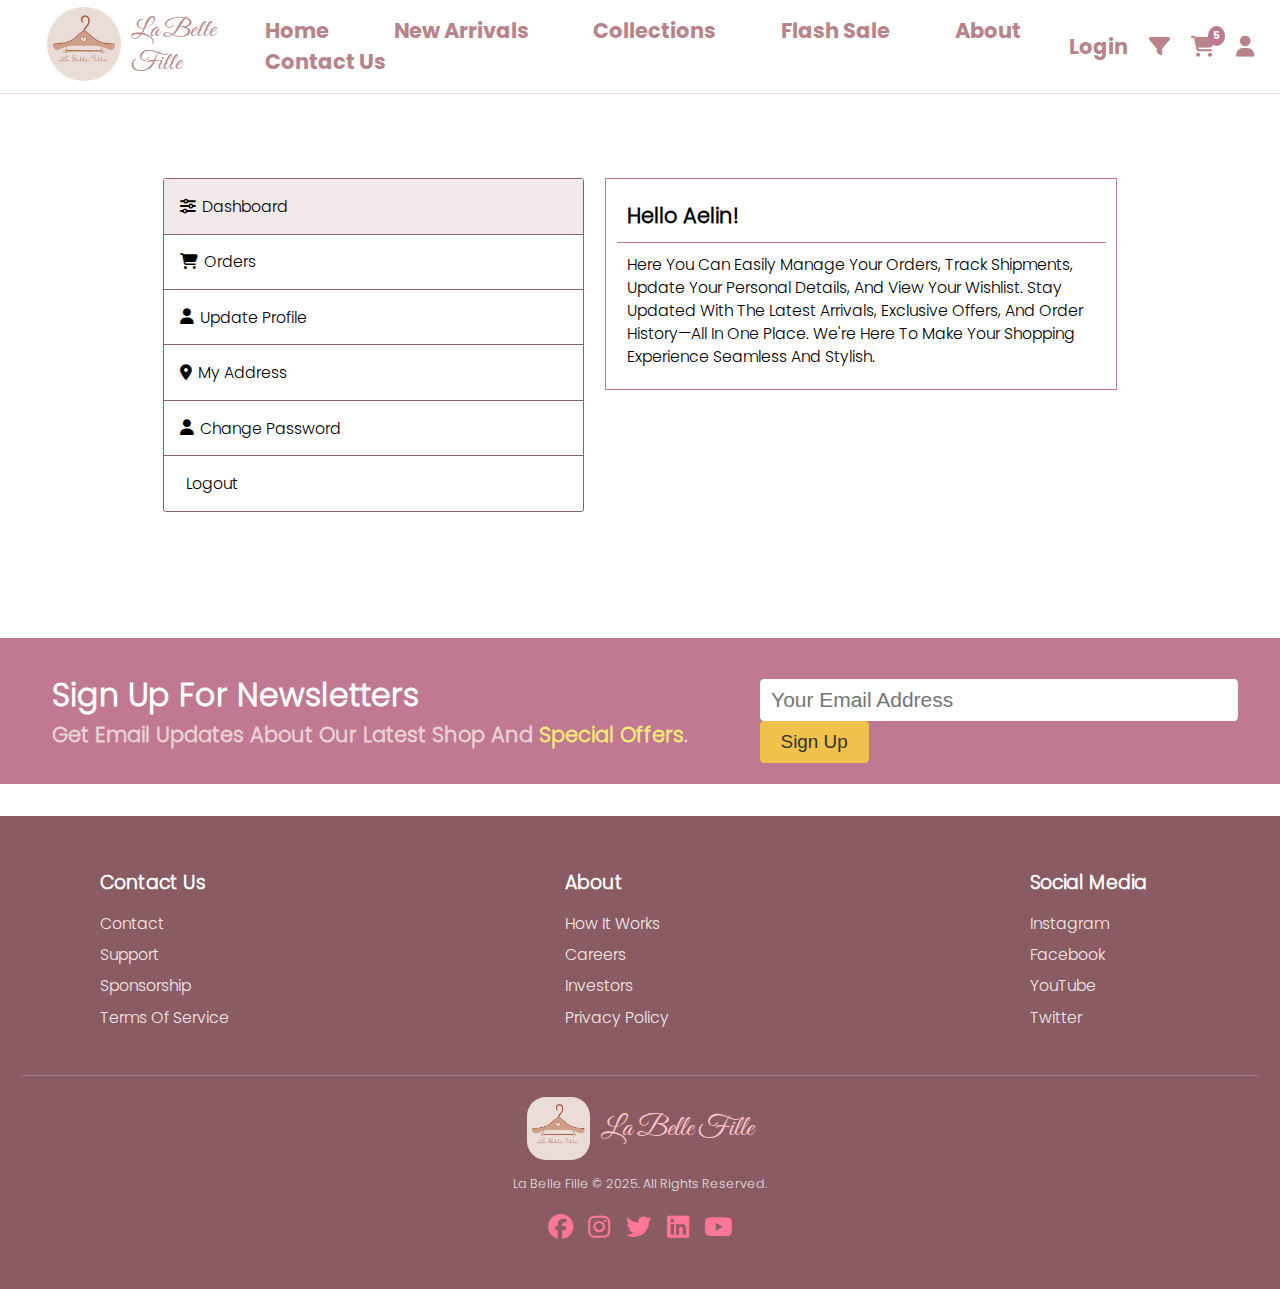
<file: account.html>
<!DOCTYPE html>
<html>

<head>
    <meta charset="UTF-8">
    <meta name="Viewport" content="width=device-width, initial-scale=1.0">
    <title>Web page</title>
    <link rel="stylesheet" href="style.css">
    <link rel="stylesheet" href="styles1.css">
    <link rel="stylesheet" href="https://cdnjs.cloudflare.com/ajax/libs/font-awesome/6.5.0/css/all.min.css">


</head>

<body>
    <!-- Heading section starts -->
    <div class="header">
        <div class="branding">
            <a href="#" class="logo"><img src="pics/logo.png"></a>
            <h3 class="name">La Belle Fille</h3>
        </div>

        <div class="navbar">
            <a href="index.html">Home</a>
            <a href="newArivals.html">New Arrivals</a>
            <a href="collections.html">Collections</a>
            <a href="sale.html">Flash Sale</a>
            <a href="about.html">About</a>
            <a href="contactUs.html">Contact Us</a>

        </div>
        <div class="icons">
            <div class="icon login" id="login">
                <a href="login_register.html">Login</a>
            </div>

            <div class="filter-toggle">
                <i class="fas fa-filter" id="filterIcon" title="Filter Products"></i>
                <select id="typeFilter" class="hidden">
                    <option value="all">Filter Products</option>
                    <option value="dress">Dress</option>
                    <option value="blouse">Blouses</option>
                    <option value="activeWear">Active Wear</option>
                </select>
            </div>

            <div class="icon" id="cart-btn">
                <a href="cart.html">
                    <i class="fas fa-shopping-cart"></i>
                </a>
                <span class="item-count">5</span>
            </div>

            <div class="icon user">
                <a href="account.html">
                    <i class="fa-solid fa-user"></i>
                </a>
            </div>

            <div class="icon" id="menu-btn">
                <i class="fas fa-bars"></i>
            </div>


        </div>

    </div>

    <!-- Heading section ends -->

    <section class="accounts">
        <div class="accounts_container">
            <div class="accounts_tabs" id="accountTabs"> 
                <!-- Load content from json file -->
            </div>
            <div class="tabs_content" id="tabsContent">
                <!-- Load content from json file -->
            </div>
        </div>
    </section>


    <!-- Newsletter section starts-->

    <div class="newsletter">
        <div class="news-text">
            <h4>Sign Up for Newsletters</h4>
            <p>Get Email updates about our latest shop and <span>special offers</span>.</p>
        </div>
        <div class="form">
            <input type="text" placeholder="Your email address">
            <button>Sign Up</button>
        </div>
    </div>

    <!-- Newsletter section ends-->


    <!-- footer section start-->
    <footer class="footer-container">
        <div class="footer-links">
            <div class="footer-link-wrapper">
                <div class="footer-link-items">
                    <h3>Contact Us</h3>
                    <a href="/">Contact</a>
                    <a href="/">Support</a>
                    <a href="/">Sponsorship</a>
                    <a href="/">Terms of Service</a>
                </div>

                <div class="footer-link-items">
                    <h3>About</h3>
                    <a href="/">How It Works</a>
                    <a href="/">Careers</a>
                    <a href="/">Investors</a>
                    <a href="/">Privacy Policy</a>
                </div>

                <div class="footer-link-items">
                    <h3>Social Media</h3>
                    <a href="/">Instagram</a>
                    <a href="/">Facebook</a>
                    <a href="/">YouTube</a>
                    <a href="/">Twitter</a>
                </div>
            </div>
        </div>

        <div class="social-media">
            <div class="social-media-wrap">
                <div class="footer-branding">
                    <img src="pics/logo.png" alt="Logo" />
                    <h3 class="brand-name">La Belle Fille</h3>
                </div>
                <p class="website-rights">La Belle Fille © 2025. All rights reserved.</p>
                <div class="social-icons">
                    <a href="/" class="social-icon-link"><i class="fab fa-facebook"></i></a>
                    <a href="/" class="social-icon-link"><i class="fab fa-instagram"></i></a>
                    <a href="/" class="social-icon-link"><i class="fab fa-twitter"></i></a>
                    <a href="/" class="social-icon-link"><i class="fab fa-linkedin"></i></a>
                    <a href="/" class="social-icon-link"><i class="fab fa-youtube"></i></a>
                </div>
            </div>
        </div>
    </footer>

    <!-- Footer section ends -->
</body>
<script src="script.js"></script>
<script src="products.js"></script>

</html>
</file>
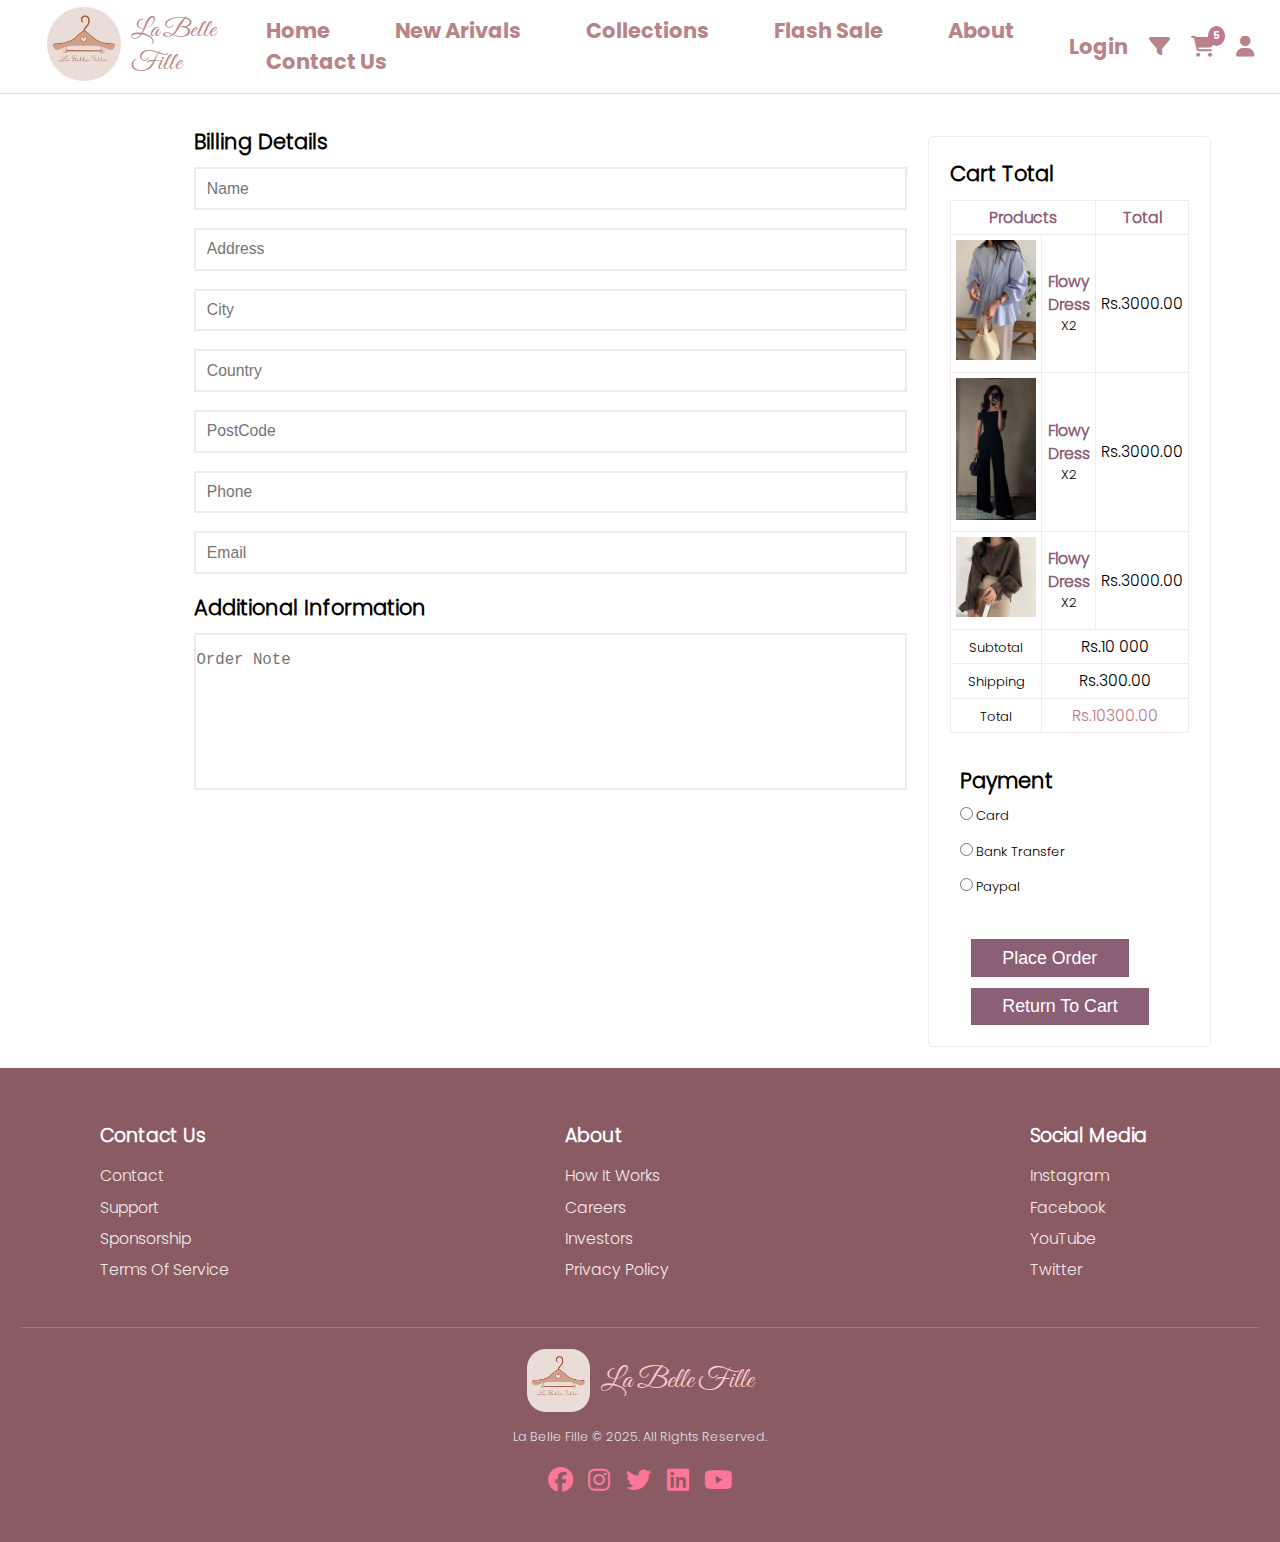
<file: checkout.html>
<!DOCTYPE html>
<html>

<head>
    <meta charset="UTF-8">
    <meta name="Viewport" content="width=device-width, initial-scale=1.0">
    <title>Web page</title>
    <link rel="stylesheet" href="style.css">
    <link rel="stylesheet" href="styles1.css">
    <link rel="stylesheet" href="https://cdnjs.cloudflare.com/ajax/libs/font-awesome/6.5.0/css/all.min.css">


</head>

<body>


    <!-- Heading section starts -->
    <div class="header">
        <div class="branding">
            <a href="#" class="logo"><img src="pics/logo.png"></a>
            <h3 class="name">La Belle Fille</h3>
        </div>

        <div class="navbar">
            <a href="index.html">Home</a>
            <a href="newArivrals.html">New Arivals</a>
            <a href="collections.html">Collections</a>
            <a href="sale.html">Flash Sale</a>
            <a href="about.html">About</a>
            <a href="contactUs.html">Contact Us</a>

        </div>

        <div class="icons">
            <div class="icon login" id="login">
                <a href="login_register.html">Login</a>
            </div>

            <div class="filter-toggle">
                <i class="fas fa-filter" id="filterIcon" title="Filter Products"></i>
                <select id="typeFilter" class="hidden">
                    <option value="all">Filter Products</option>
                    <option value="dress">Dress</option>
                    <option value="blouse">Blouses</option>
                    <option value="activeWear">Active Wear</option>
                </select>
            </div>

            <div class="icon" id="cart-btn">
                <a href="cart.html">
                    <i class="fas fa-shopping-cart"></i>
                </a>
                <span class="item-count">5</span>
            </div>

            <div class="icon user">
                <a href="account.html">
                    <i class="fa-solid fa-user"></i>
                </a>
            </div>

            <div class="icon" id="menu-btn">
                <i class="fas fa-bars"></i>
            </div>
        </div>
    </div>

    <!-- Heading section ends -->

    <section class="checkout">
        <div class="checkout_container">
            <!-- checkout grp - left -->
            <div class="checkout_grp">
                <h3 class="section_title">Billing Details</h3>
                <form id="billing-form" class="form">
                    <input type="text" placeholder="Name" class="form_input" id="name">
                    <span class="error" id="name-error"></span>

                    <input type="text" placeholder="Address" class="form_input" id="address">
                    <span class="error" id="address-error"></span>

                    <input type="text" placeholder="City" class="form_input" id="city">
                    <span class="error" id="city-error"></span>

                    <input type="text" placeholder="Country" class="form_input" id="country">
                    <span class="error" id="country-error"></span>

                    <input type="text" placeholder="PostCode" class="form_input" id="postcode">
                    <span class="error" id="postcode-error"></span>

                    <input type="text" placeholder="Phone" class="form_input" id="phone">
                    <span class="error" id="phone-error"></span>

                    <input type="email" placeholder="Email" class="form_input" id="email">
                    <span class="error" id="email-error"></span>

                    <h3 class="section_title">Additional Information</h3>
                    <textarea placeholder="Order note" cols="30" rows="10" class="form_input textarea"></textarea>

            </div>

            <!-- checkout grp-right -->

            <div class="checkout_grp">
                <h3 class="section_title">Cart Total</h3>

                <table class="order_table">
                    <tr>
                        <th colspan="2">Products</th>
                        <th>Total</th>
                    </tr>

                    <tr>
                        <td><img src="pics/pic4.jpg" alt="" class="order_img"></td>
                        <td>
                            <h3 class="table_title">Flowy Dress</h3>
                            <p class="table_quantity">x2</p>
                        </td>

                        <td><span class="table_price">Rs.3000.00</span></td>
                    </tr>

                    <tr>
                        <td><img src="pics/pic6.jpg" alt="" class="order_img"></td>
                        <td>
                            <h3 class="table_title">Flowy Dress</h3>
                            <p class="table_quantity">x2</p>
                        </td>

                        <td colspan="2"><span class="table_price">Rs.3000.00</span></td>
                    </tr>

                    <tr>
                        <td><img src="pics/pic5.jpg" alt="" class="order_img"></td>
                        <td>
                            <h3 class="table_title">Flowy Dress</h3>
                            <p class="table_quantity">x2</p>
                        </td>

                        <td colspan="2"><span class="table_price">Rs.3000.00</span></td>
                    </tr>

                    <tr>
                        <td><span class="order_subtitle">Subtotal</span></td>
                        <td colspan="2"><span class="table_price">Rs.10 000</span></td>
                    </tr>

                    <tr>
                        <td><span class="order_subtitle">Shipping</span></td>
                        <td colspan="2"><span class="total_price">Rs.300.00</span></td>
                    </tr>


                    <tr>
                        <td><span class="order_subtitle">Total</span></td>
                        <td colspan="2"><span class="order_grand_total">Rs.10300.00</span></td>
                    </tr>


                </table>

                <div class="payment_method">
                    <h3 class="checkout_title ">Payment</h3>
                    <div class="payment_option">
                        <input type="radio" name="radio" class="payment_input">
                        <label for="" class="payment_label">Card</label>
                    </div>

                    <div class="payment_option">
                        <input type="radio" name="radio" class="payment_input">
                        <label for="" class="payment_label">Bank Transfer</label>
                    </div>

                    <div class="payment_option">
                        <input type="radio" name="radio" class="payment_input">
                        <label for="" class="payment_label">Paypal</label>
                    </div>

                </div>
                <button class="btn cart" type="submit"> <a href="payment.html">Place Order</a></button>
                <button class="btn cart"> <a href="cart.html">Return to Cart</a></button>
            </div>
        </div>
    </section>

    <!-- footer section start-->
    <footer class="footer-container">
        <div class="footer-links">
            <div class="footer-link-wrapper">
                <div class="footer-link-items">
                    <h3>Contact Us</h3>
                    <a href="/">Contact</a>
                    <a href="/">Support</a>
                    <a href="/">Sponsorship</a>
                    <a href="/">Terms of Service</a>
                </div>

                <div class="footer-link-items">
                    <h3>About</h3>
                    <a href="/">How It Works</a>
                    <a href="/">Careers</a>
                    <a href="/">Investors</a>
                    <a href="/">Privacy Policy</a>
                </div>

                <div class="footer-link-items">
                    <h3>Social Media</h3>
                    <a href="/">Instagram</a>
                    <a href="/">Facebook</a>
                    <a href="/">YouTube</a>
                    <a href="/">Twitter</a>
                </div>
            </div>
        </div>

        <div class="social-media">
            <div class="social-media-wrap">
                <div class="footer-branding">
                    <img src="pics/logo.png" alt="Logo" />
                    <h3 class="brand-name">La Belle Fille</h3>
                </div>
                <p class="website-rights">La Belle Fille © 2025. All rights reserved.</p>
                <div class="social-icons">
                    <a href="/" class="social-icon-link"><i class="fab fa-facebook"></i></a>
                    <a href="/" class="social-icon-link"><i class="fab fa-instagram"></i></a>
                    <a href="/" class="social-icon-link"><i class="fab fa-twitter"></i></a>
                    <a href="/" class="social-icon-link"><i class="fab fa-linkedin"></i></a>
                    <a href="/" class="social-icon-link"><i class="fab fa-youtube"></i></a>
                </div>
            </div>
        </div>
    </footer>

    <!-- Footer section ends -->

</body>
<script src="script.js"></script>
<script src="products.js"></script>

</html>
</file>
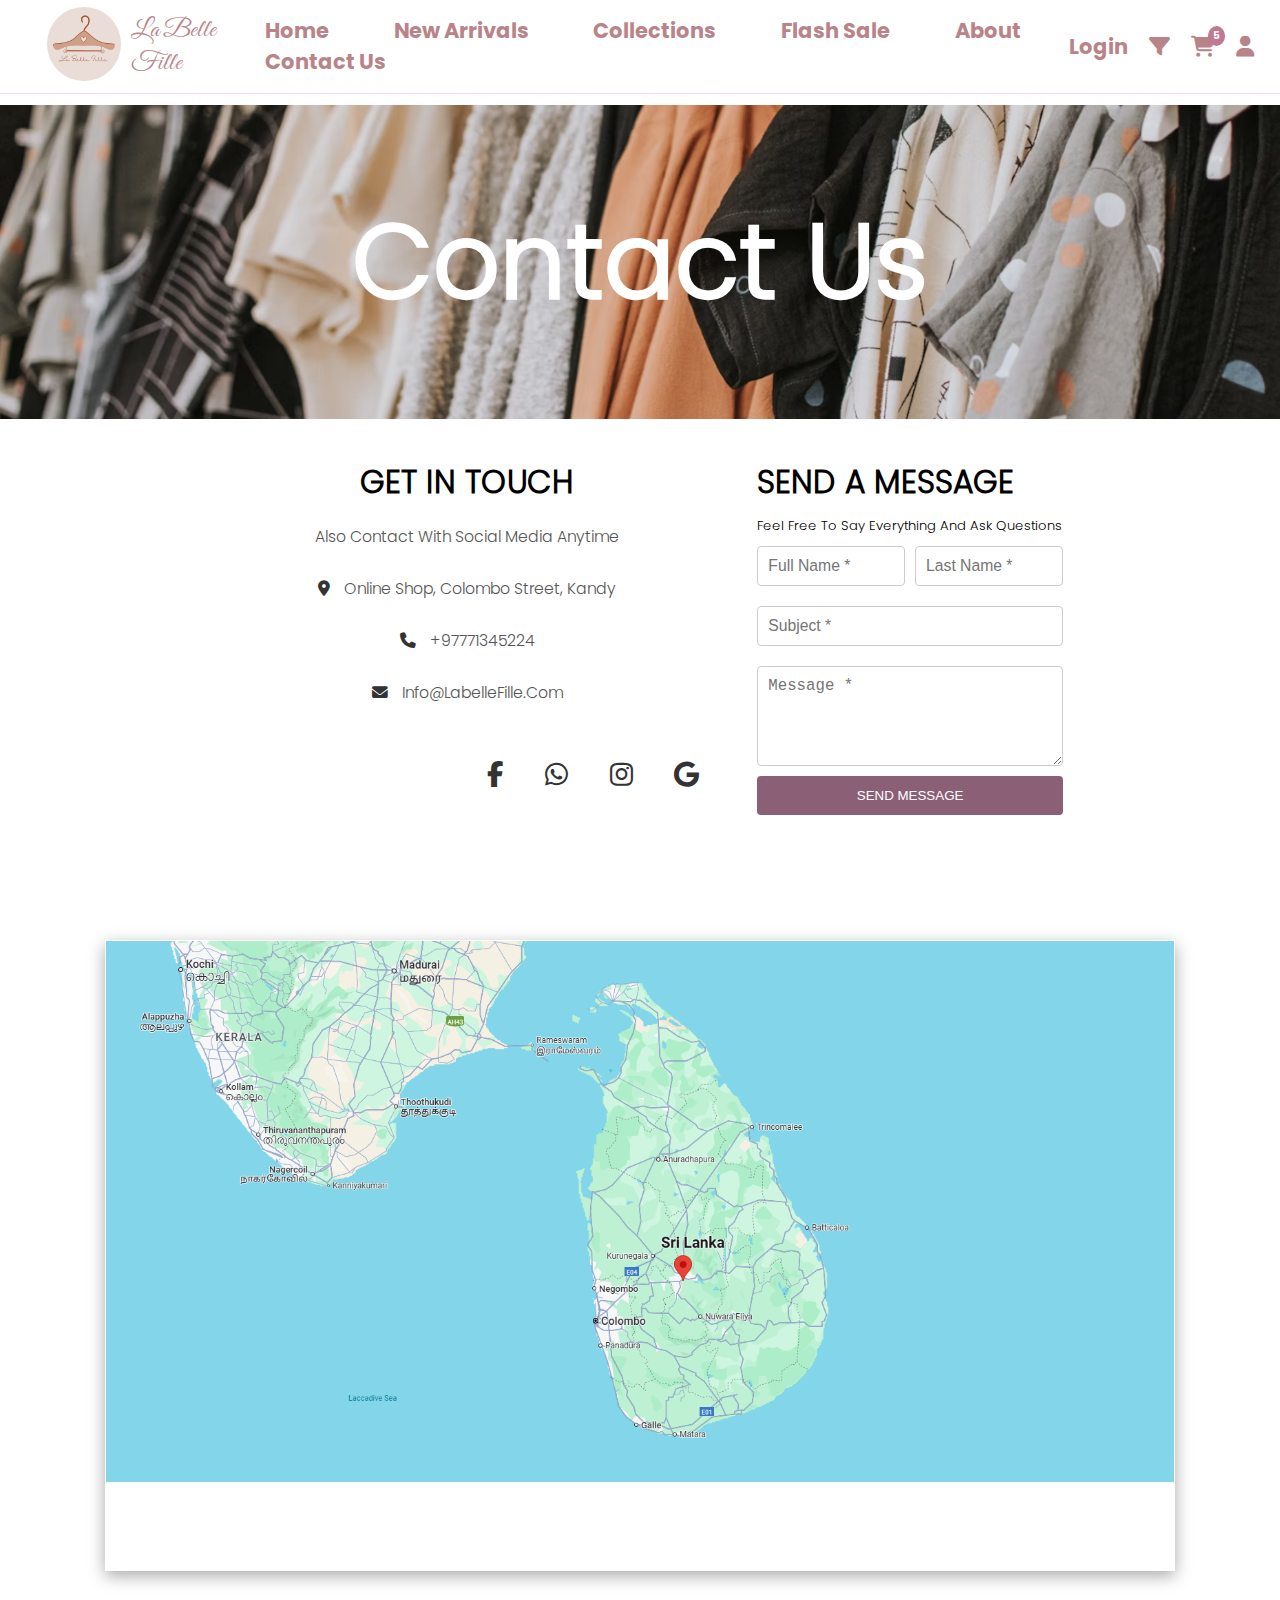
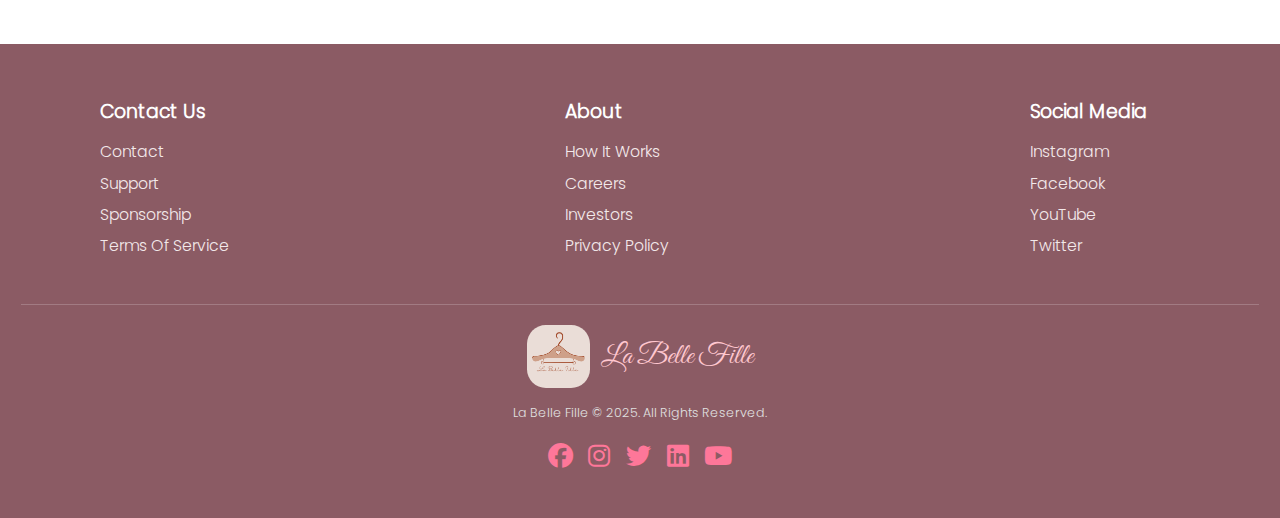
<file: contactUs.html>
<!DOCTYPE html>
<html>

<head>
    <meta charset="UTF-8">
    <meta name="Viewport" content="width=device-width, initial-scale=1.0">
    <title>Web page</title>
    <link rel="stylesheet" href="style.css">
    <link rel="stylesheet" href="styles1.css">
    <link rel="stylesheet" href="https://cdnjs.cloudflare.com/ajax/libs/font-awesome/6.5.0/css/all.min.css">


</head>

<body>

    <!-- Heading section starts -->
    <div class="header">
        <div class="branding">
            <a href="#" class="logo"><img src="pics/logo.png"></a>
            <h3 class="name">La Belle Fille</h3>

        </div>

        <div class="navbar">
            <a href="index.html">Home</a>
            <a href="newArivals.html">New Arrivals</a>
            <a href="collections.html">Collections</a>
            <a href="sale.html">Flash Sale</a>
            <a href="about.html">About</a>
            <a href="contactUs.html">Contact Us</a>

        </div>


        <div class="icons">
            <div class="icon login" id="login">
                <a href="login_register.html">Login</a>
            </div>

            <div class="filter-toggle">
                <i class="fas fa-filter" id="filterIcon" title="Filter Products"></i>
                <select id="typeFilter" class="hidden">
                    <option value="all">Filter Products</option>
                    <option value="dress">Dress</option>
                    <option value="blouse">Blouses</option>
                    <option value="activeWear">Active Wear</option>
                </select>
            </div>

            <div class="icon" id="cart-btn">
                <a href="cart.html">
                    <i class="fas fa-shopping-cart"></i>
                </a>
                <span class="item-count">5</span>
            </div>

            <div class="icon user">
                <a href="account.html">
                    <i class="fa-solid fa-user"></i>
                </a>
            </div>

            <div class="icon" id="menu-btn">
                <i class="fas fa-bars"></i>
            </div>
        </div>
    </div>

    <!-- Heading section ends -->

    <div class="contact">
        <div class="contact-text">
            <h1>Contact Us</h1>

        </div>
    </div>

    <section class="contact-section">
        <div class="contact-left">
            <h2>GET IN TOUCH</h2>
            <p>Also Contact With Social Media Anytime</p>
            <div class="contact-info">
                <div class="contact-info">
                    <p><i class="fas fa-map-marker-alt"></i> Online Shop, Colombo Street, Kandy</p>
                    <p><i class="fas fa-phone"></i> +97771345224</p>
                    <p><i class="fas fa-envelope"></i> info@labelleFille.com</p>
                </div>

            </div>
            <div class="social-icons">
                <a href="#"><i class="fab fa-facebook-f"></i></a>
                <a href="#"><i class="fab fa-whatsapp"></i></a>
                <a href="#"><i class="fab fa-instagram"></i></a>
                <a href="#"><i class="fab fa-google"></i></a>
            </div>

        </div>

        <div class="contact-right">
            <h2>SEND A MESSAGE</h2>
            <p>Feel Free To Say Everything And Ask Questions</p>
            <form id="contactForm">
                <div class="row">
                    <input type="text" name="firstName" placeholder="Full Name *" required />
                    <input type="text" name="lastName" placeholder="Last Name *" required />
                </div>
                <input type="text" name="subject" placeholder="Subject *" required />
                <textarea name="message" placeholder="Message *" required></textarea>
                <button type="submit">SEND MESSAGE</button>
            </form>
        </div>
    </section>

    <!-- Location Map -->
    <div class="location">
        <div class="img">
            <img src="pics/k.png" alt="Kandy Map">
        </div>
    </div>


    <!-- footer section start-->
    <footer class="footer-container">
        <div class="footer-links">
            <div class="footer-link-wrapper">
                <div class="footer-link-items">
                    <h3>Contact Us</h3>
                    <a href="/">Contact</a>
                    <a href="/">Support</a>
                    <a href="/">Sponsorship</a>
                    <a href="/">Terms of Service</a>
                </div>

                <div class="footer-link-items">
                    <h3>About</h3>
                    <a href="/">How It Works</a>
                    <a href="/">Careers</a>
                    <a href="/">Investors</a>
                    <a href="/">Privacy Policy</a>
                </div>

                <div class="footer-link-items">
                    <h3>Social Media</h3>
                    <a href="/">Instagram</a>
                    <a href="/">Facebook</a>
                    <a href="/">YouTube</a>
                    <a href="/">Twitter</a>
                </div>
            </div>
        </div>

        <div class="social-media">
            <div class="social-media-wrap">
                <div class="footer-branding">
                    <img src="pics/logo.png" alt="Logo" />
                    <h3 class="brand-name">La Belle Fille</h3>
                </div>
                <p class="website-rights">La Belle Fille © 2025. All rights reserved.</p>
                <div class="social-icons">
                    <a href="/" class="social-icon-link"><i class="fab fa-facebook"></i></a>
                    <a href="/" class="social-icon-link"><i class="fab fa-instagram"></i></a>
                    <a href="/" class="social-icon-link"><i class="fab fa-twitter"></i></a>
                    <a href="/" class="social-icon-link"><i class="fab fa-linkedin"></i></a>
                    <a href="/" class="social-icon-link"><i class="fab fa-youtube"></i></a>
                </div>
            </div>
        </div>
    </footer>

    <!-- Footer section ends -->

</body>
<script src="script.js"></script>
<script src="products.js"></script>

</html>
</file>
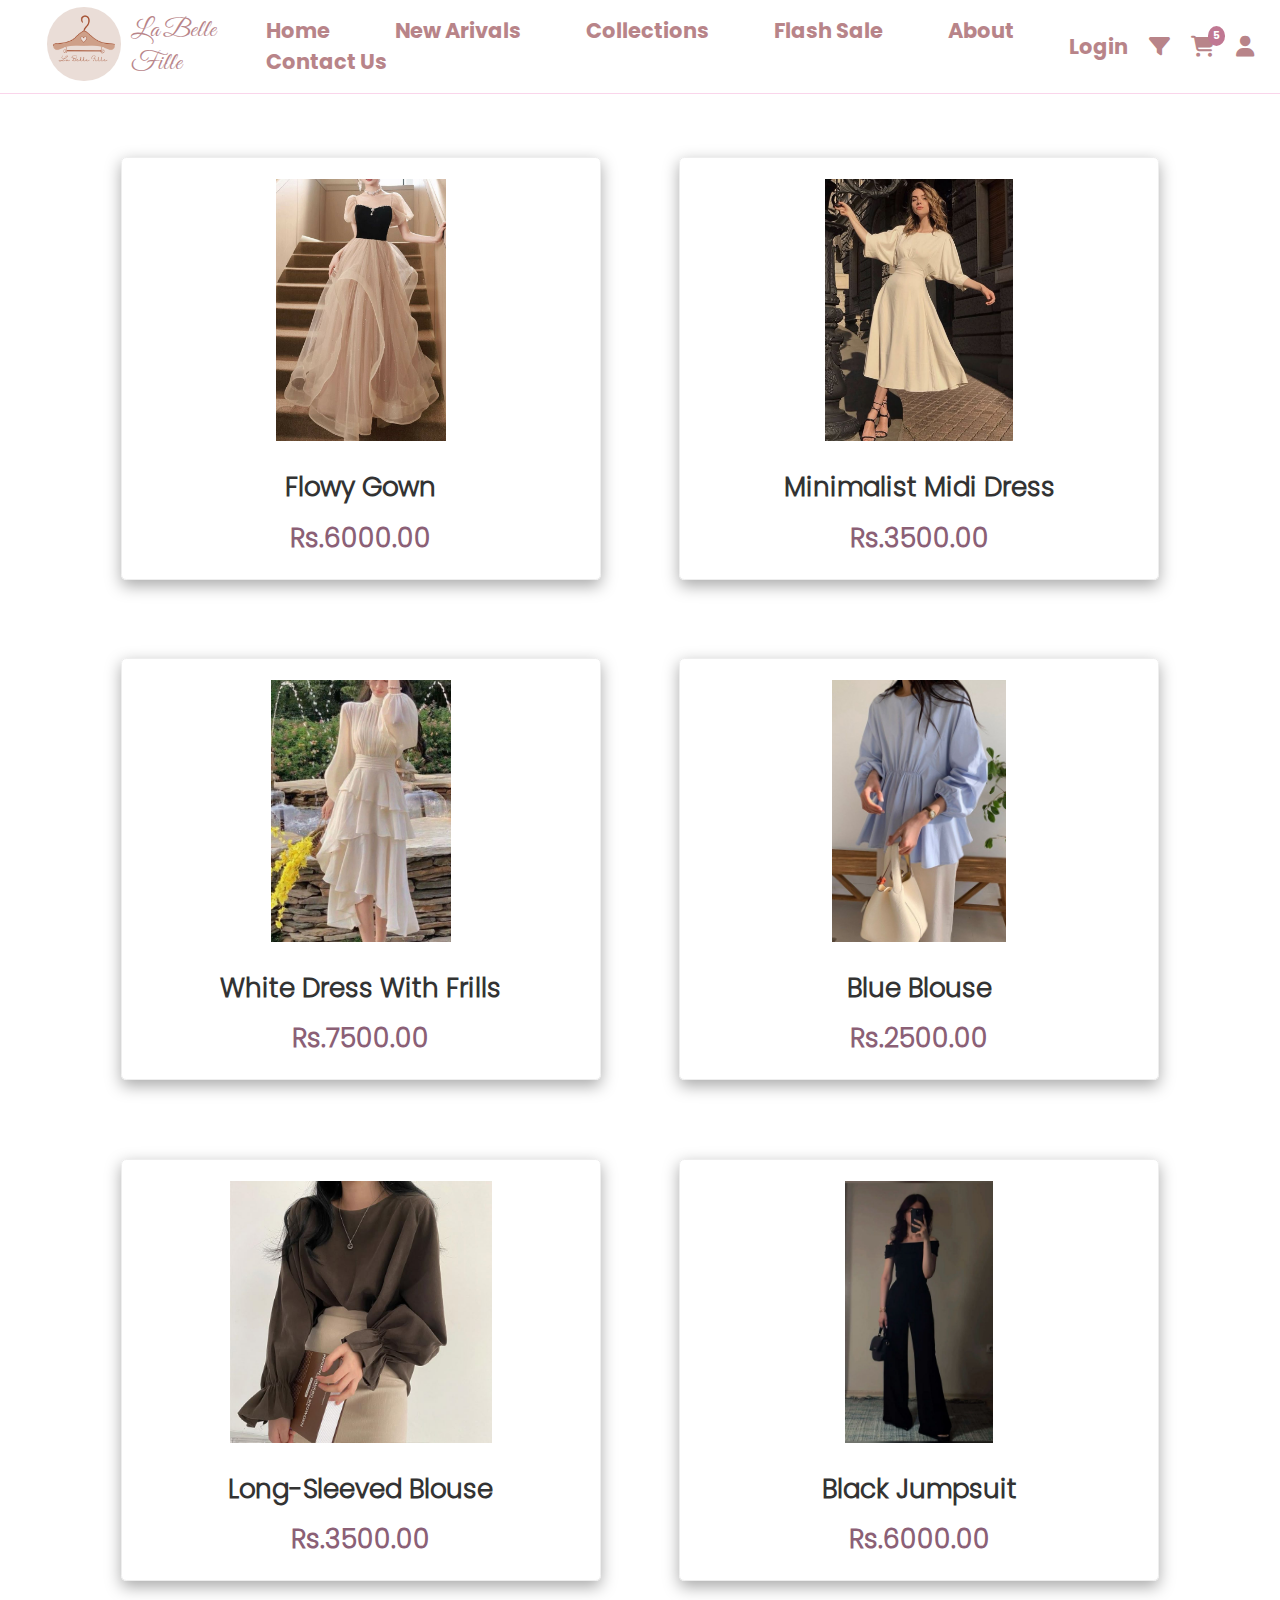
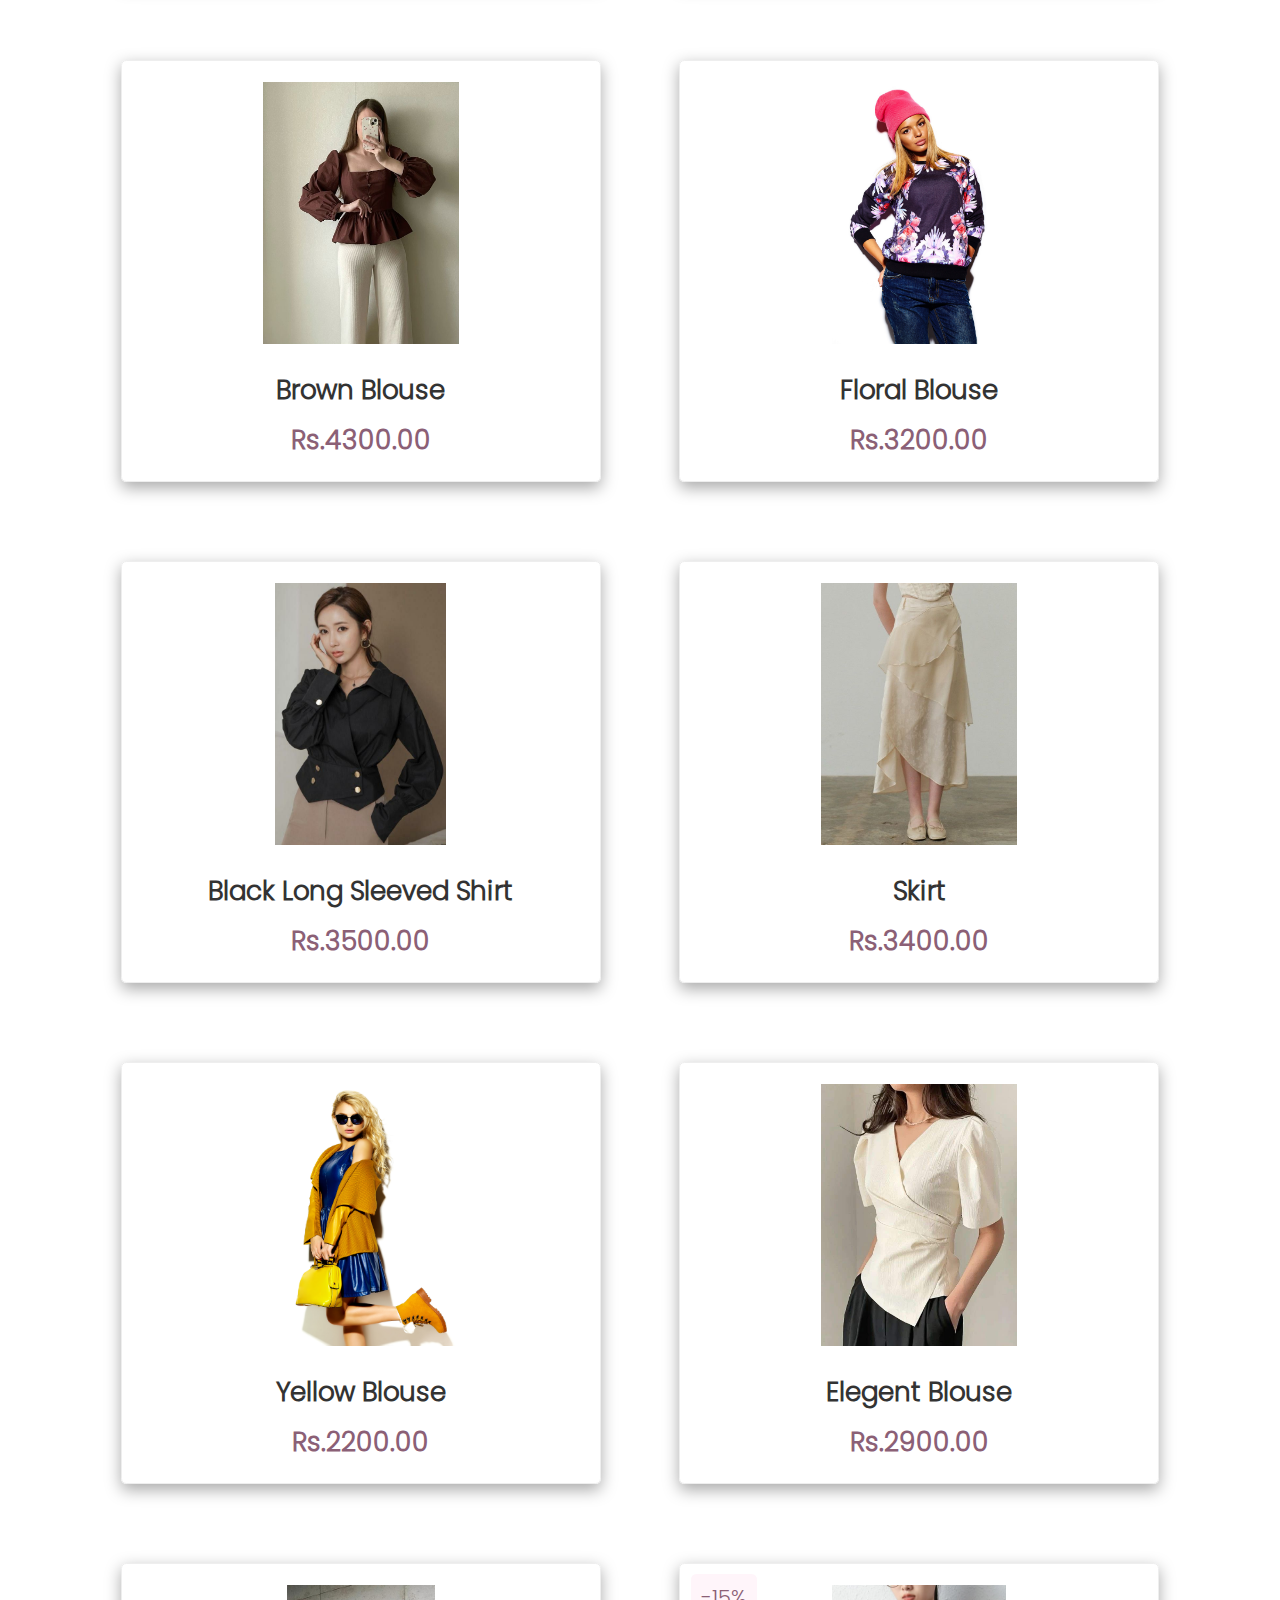
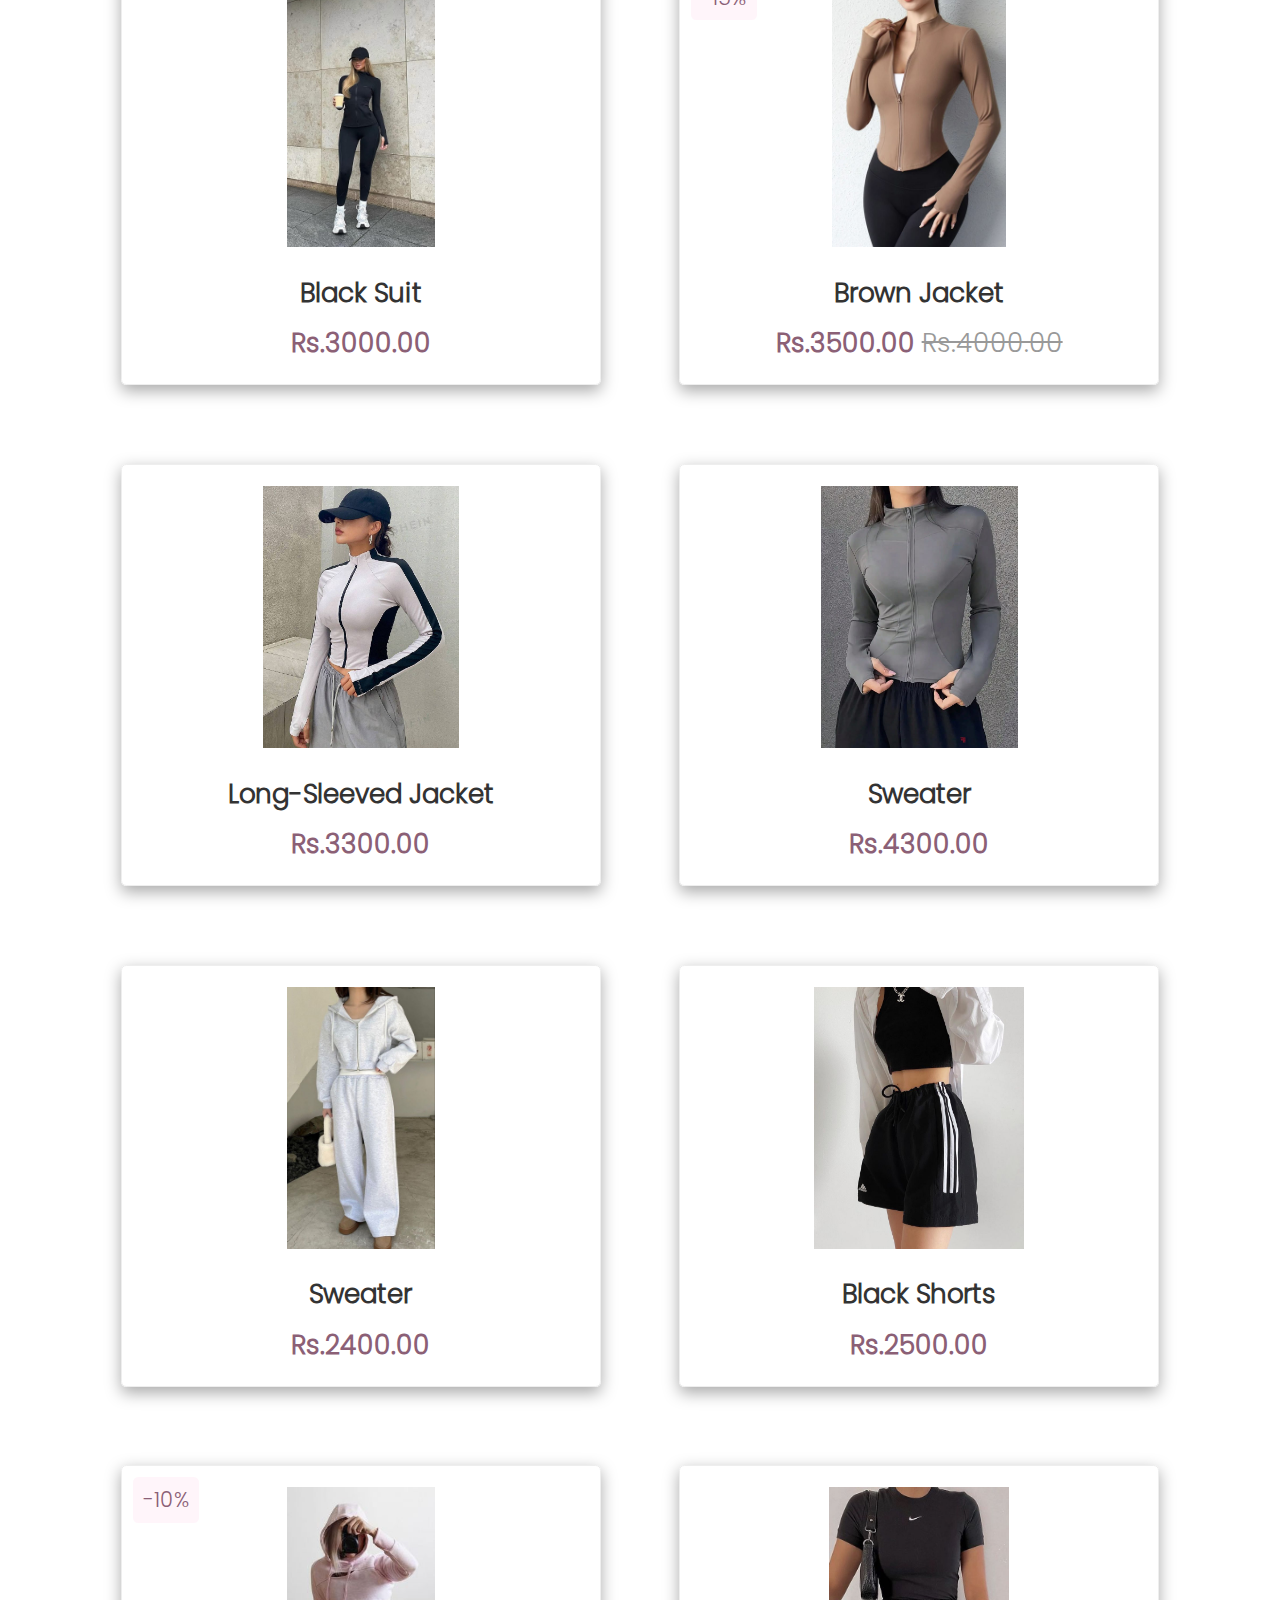
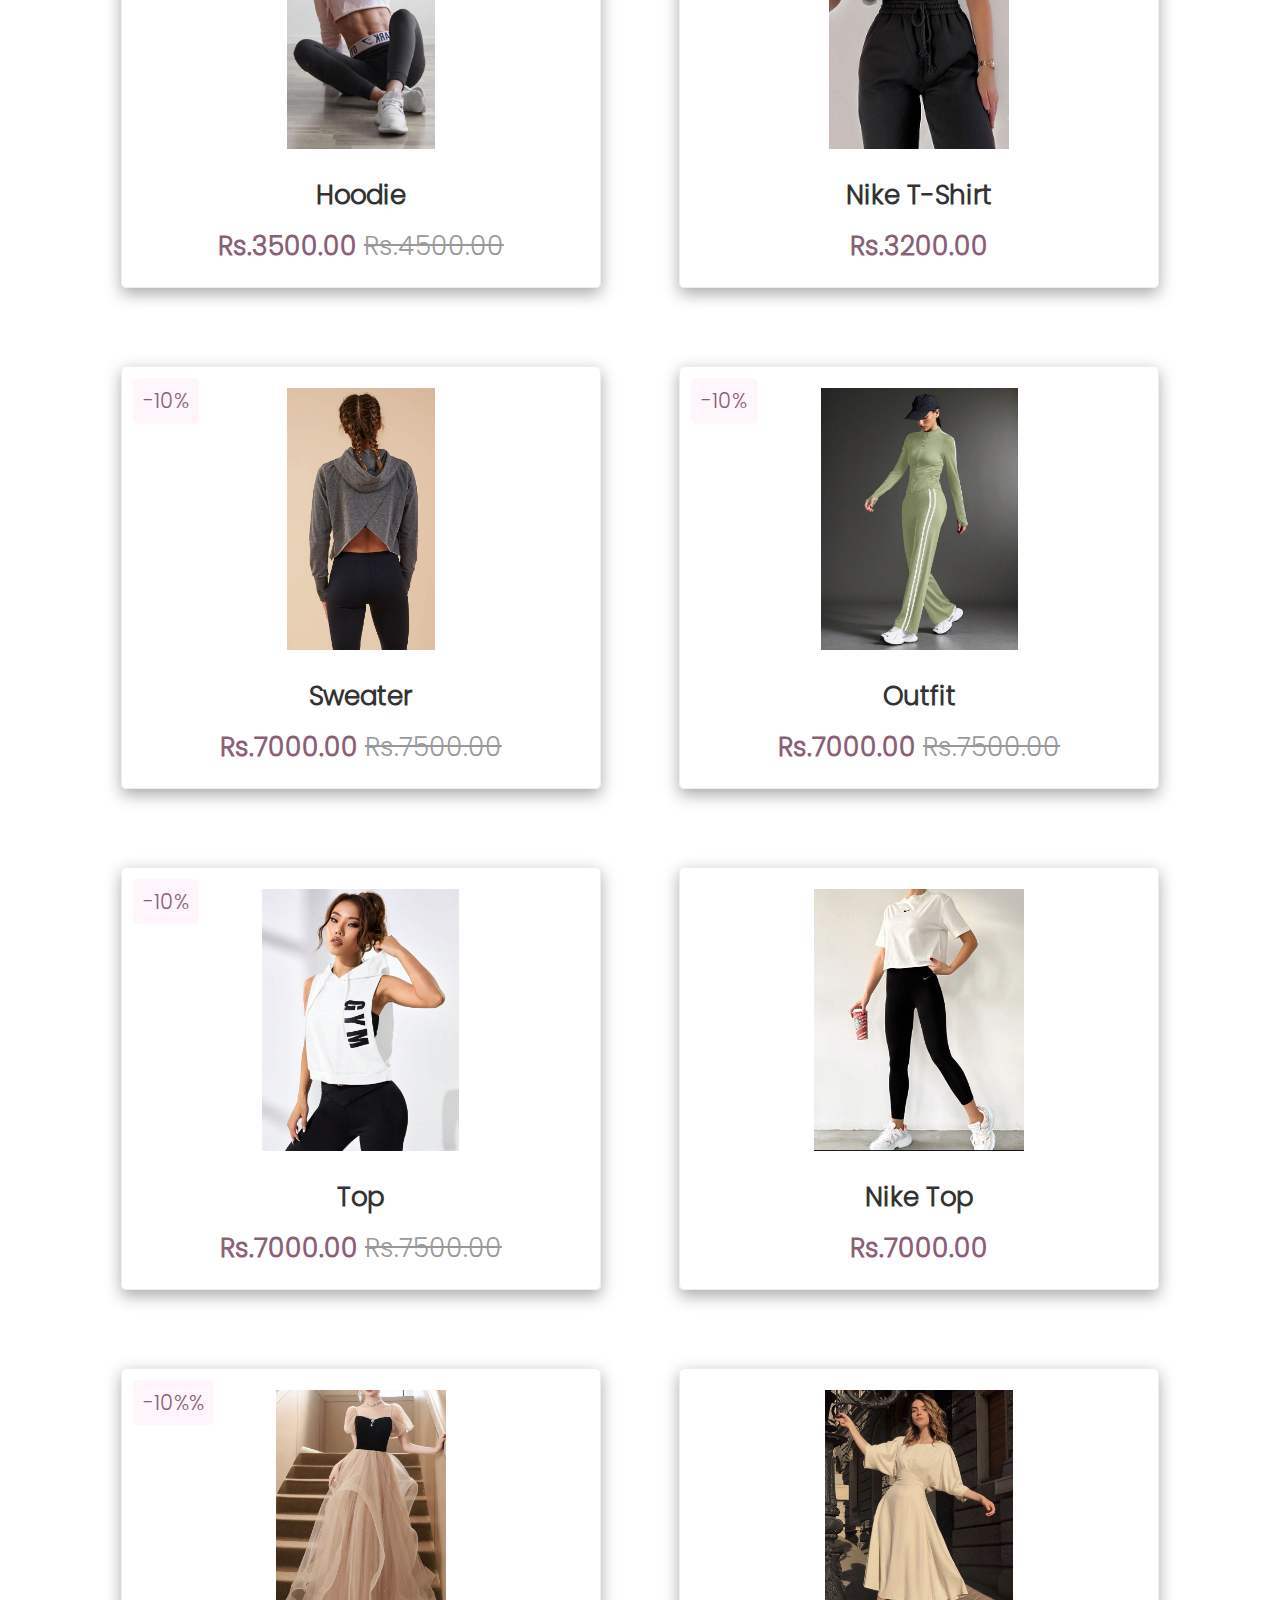
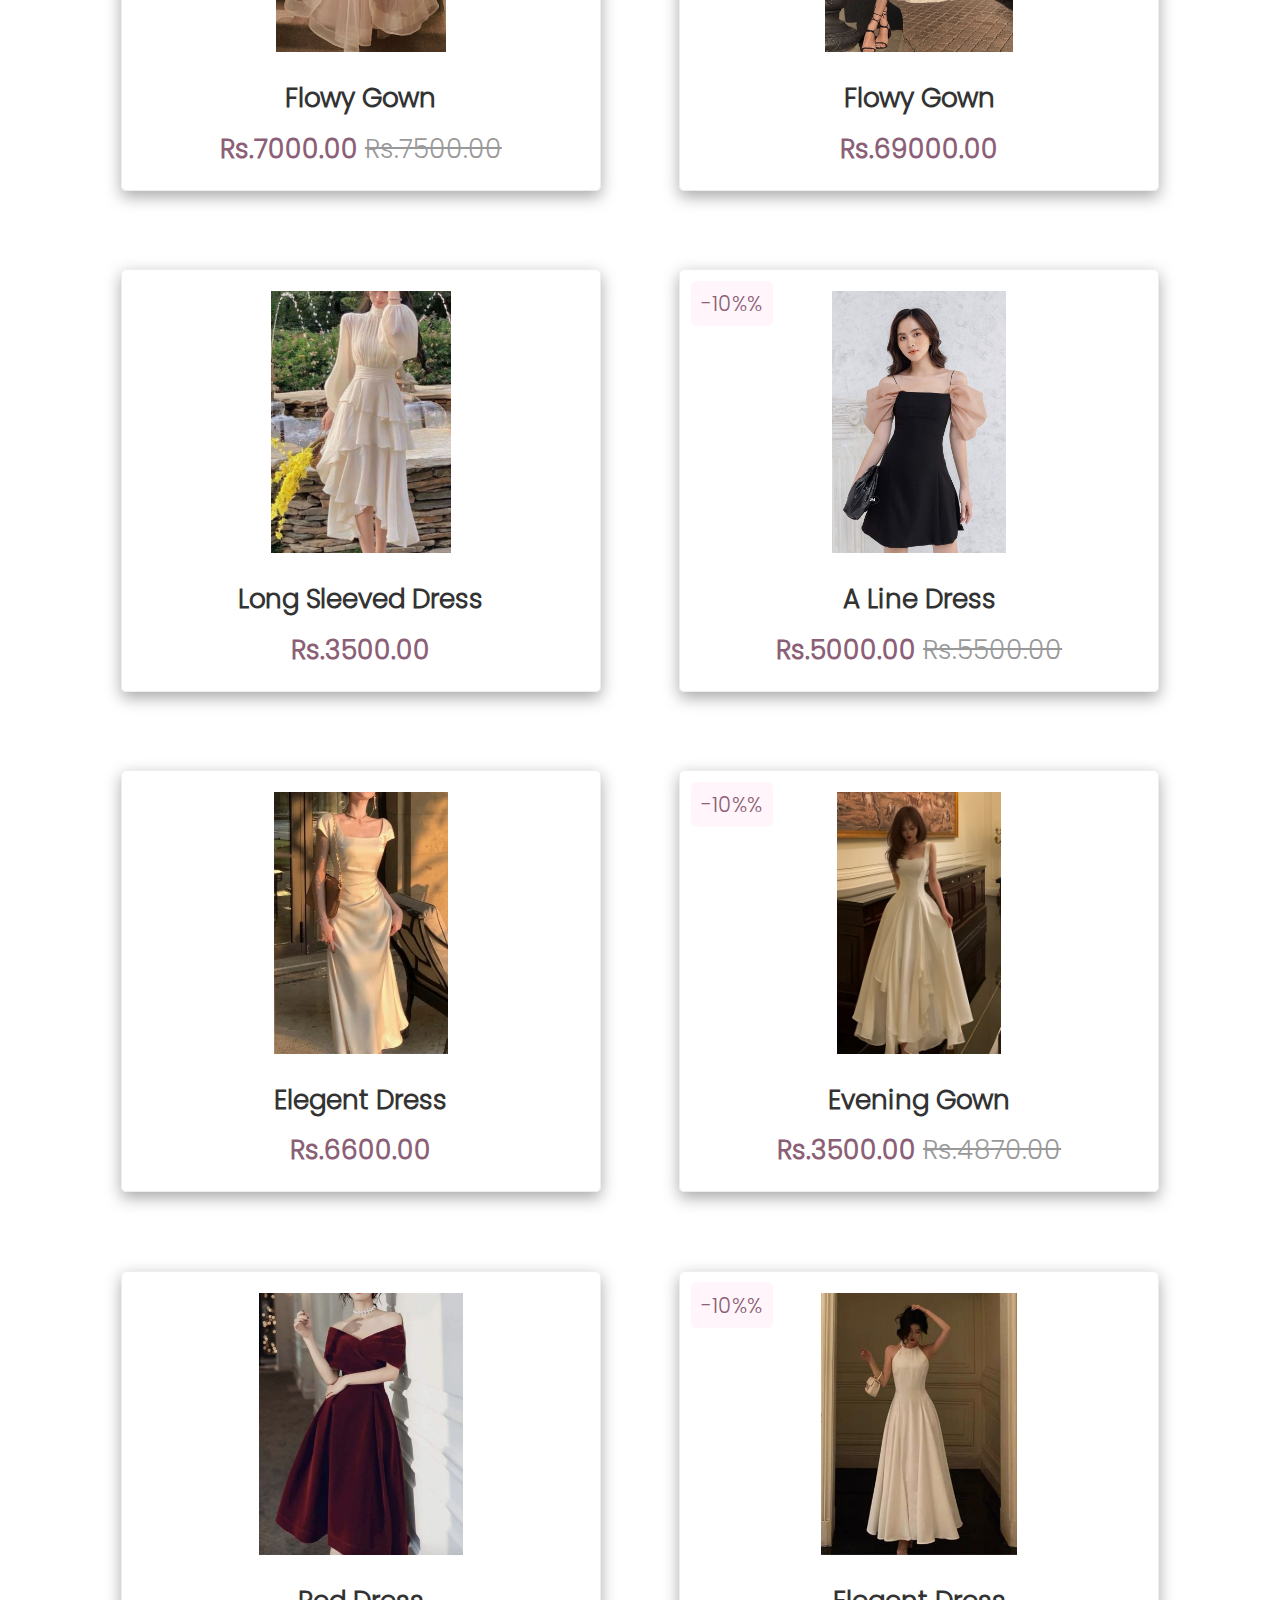
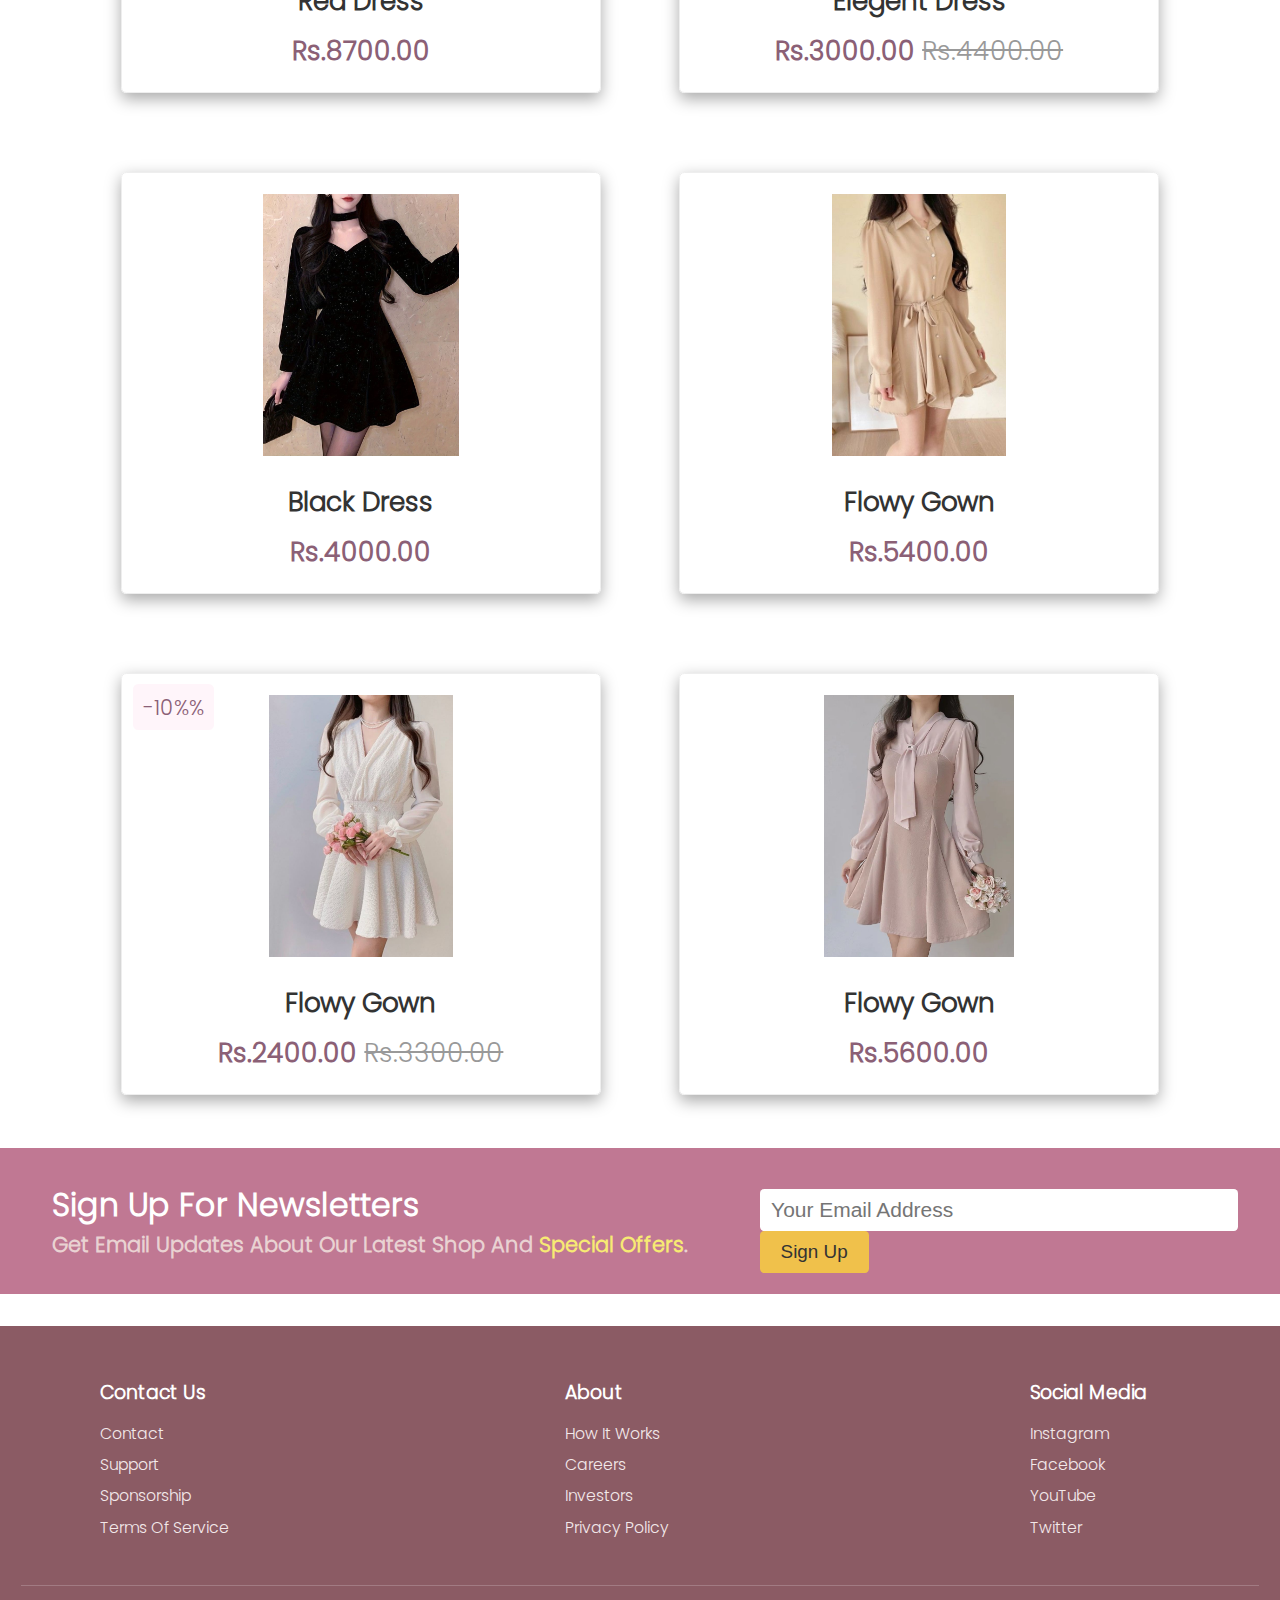
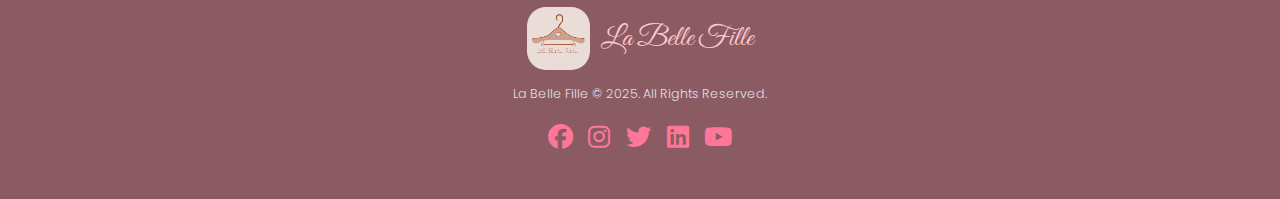
<file: filtered.html>
<!DOCTYPE html>
<html>

<head>
    <meta charset="UTF-8">
    <meta name="Viewport" content="width=device-width, initial-scale=1.0">
    <title>Web page</title>
    <link rel="stylesheet" href="style.css">
    <link rel="stylesheet" href="styles1.css">
    <link rel="stylesheet" href="https://cdnjs.cloudflare.com/ajax/libs/font-awesome/6.5.0/css/all.min.css">


</head>

<body>

    <div class="header">
        <div class="branding">
            <a href="#" class="logo"><img src="pics/logo.png"></a>
            <h3 class="name">La Belle Fille</h3>


        </div>

        <div class="navbar">
            <a href="index.html">Home</a>
            <a href="newArivals.html">New Arivals</a>
            <a href="collections.html">Collections</a>
            <a href="sale.html">Flash Sale</a>
            <a href="about.html">About</a>
            <a href="contactUs.html">Contact Us</a>

        </div>
        <div class="icons">
            <div class="icon login" id="login">
                <a href="login_register.html">Login</a>
            </div>

            <div class="filter-toggle">
                <i class="fas fa-filter" id="filterIcon" title="Filter Products"></i>
                <select id="typeFilter" class="hidden">
                    <option value="all">Filter Products</option>
                    <option value="dress">Dress</option>
                    <option value="blouse">Blouses</option>
                    <option value="activeWear">Active Wear</option>
                </select>
            </div>

            <div class="icon" id="cart-btn">
                <a href="cart.html">
                    <i class="fas fa-shopping-cart"></i>
                </a>
                <span class="item-count">5</span>
            </div>

            <div class="icon user">
                <a href="account.html">
                    <i class="fa-solid fa-user"></i>
                </a>
            </div>

            <div class="icon" id="menu-btn">
                <i class="fas fa-bars"></i>
            </div>

            
        </div>

    </div>

    <section class="products" id="filteredProductsSection">
        <div class="box-container" id="filteredProductsContainer">
            <!-- filtered products will be injected here -->
        </div>
    </section>

<div class="newsletter">
  <div class="news-text">
    <h4>Sign Up for Newsletters</h4>
    <p>Get Email updates about our latest shop and <span>special offers</span>.</p>
  </div>
  <div class="form">
    <input type="text" id="newsletter-email" placeholder="Your email address">
    <button id="newsletter-submit" type="button">Sign Up</button>
    <span id="error"></span>
  </div>
</div>


    <!-- Newsletter section ends-->




    <!-- footer section start-->
    <footer class="footer-container">
        <div class="footer-links">
            <div class="footer-link-wrapper">
                <div class="footer-link-items">
                    <h3>Contact Us</h3>
                    <a href="/">Contact</a>
                    <a href="/">Support</a>
                    <a href="/">Sponsorship</a>
                    <a href="/">Terms of Service</a>
                </div>

                <div class="footer-link-items">
                    <h3>About</h3>
                    <a href="/">How It Works</a>
                    <a href="/">Careers</a>
                    <a href="/">Investors</a>
                    <a href="/">Privacy Policy</a>
                </div>

                <div class="footer-link-items">
                    <h3>Social Media</h3>
                    <a href="/">Instagram</a>
                    <a href="/">Facebook</a>
                    <a href="/">YouTube</a>
                    <a href="/">Twitter</a>
                </div>
            </div>
        </div>

        <div class="social-media">
            <div class="social-media-wrap">
                <div class="footer-branding">
                    <img src="pics/logo.png" alt="Logo" />
                    <h3 class="brand-name">La Belle Fille</h3>
                </div>
                <p class="website-rights">La Belle Fille © 2025. All rights reserved.</p>
                <div class="social-icons">
                    <a href="/" class="social-icon-link"><i class="fab fa-facebook"></i></a>
                    <a href="/" class="social-icon-link"><i class="fab fa-instagram"></i></a>
                    <a href="/" class="social-icon-link"><i class="fab fa-twitter"></i></a>
                    <a href="/" class="social-icon-link"><i class="fab fa-linkedin"></i></a>
                    <a href="/" class="social-icon-link"><i class="fab fa-youtube"></i></a>
                </div>
            </div>
        </div>
    </footer>


</body>
<script src="script.js"></script>
<script src="products.js"></script>

</html>
</file>
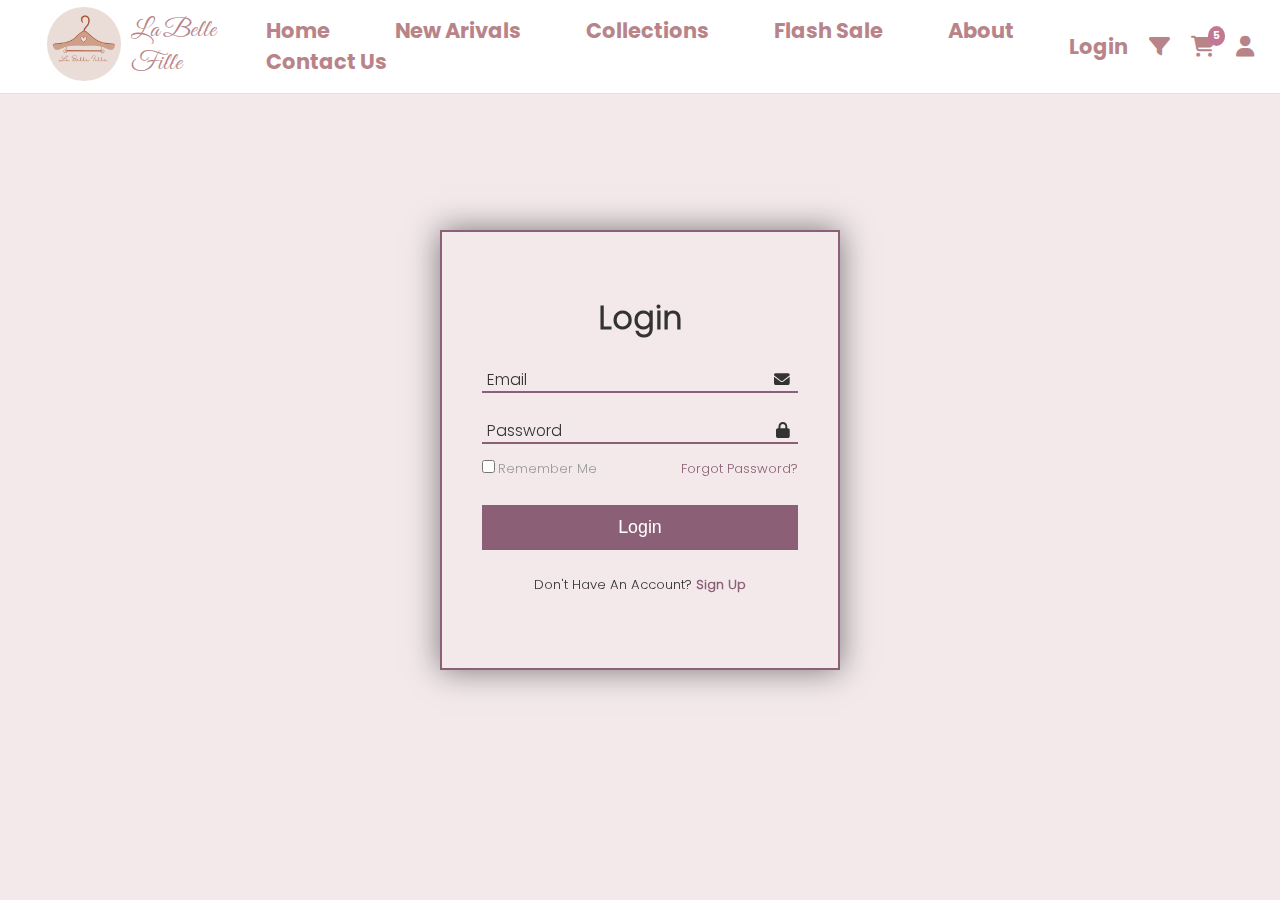
<file: login_register.html>
<!DOCTYPE html>
<html>

<head>
    <meta charset="UTF-8">
    <meta name="Viewport" content="width=device-width, initial-scale=1.0">
    <title>Web page</title>
    <link rel="stylesheet" href="style.css">
    <link rel="stylesheet" href="styles1.css">
    <link rel="stylesheet" href="https://cdnjs.cloudflare.com/ajax/libs/font-awesome/6.5.0/css/all.min.css">


</head>

<body>

    <div class="header">
        <div class="branding">
            <a href="#" class="logo"><img src="pics/logo.png"></a>
            <h3 class="name">La Belle Fille</h3>


        </div>

        <div class="navbar">
            <a href="index.html">Home</a>
            <a href="newArivals.html">New Arivals</a>
            <a href="collections.html">Collections</a>
            <a href="sale.html">Flash Sale</a>
            <a href="about.html">About</a>
            <a href="contactUs.html">Contact Us</a>

        </div>


        <div class="icons">
            <div class="icon login" id="login">
                <a href="login_register.html">Login</a>
            </div>

            <div class="filter-toggle">
                <i class="fas fa-filter" id="filterIcon" title="Filter Products"></i>
                <select id="typeFilter" class="hidden">
                    <option value="all">Filter Products</option>
                    <option value="dress">Dress</option>
                    <option value="blouse">Blouses</option>
                    <option value="activeWear">Active Wear</option>
                </select>
            </div>

            <div class="icon" id="cart-btn">
                <a href="cart.html">
                    <i class="fas fa-shopping-cart"></i>
                </a>
                <span class="item-count">5</span>
            </div>

            <div class="icon user">
                <a href="account.html">
                    <i class="fa-solid fa-user"></i>
                </a>
            </div>

            <div class="icon" id="menu-btn">
                <i class="fas fa-bars"></i>
            </div>

            
        </div>

    </div>


    <!-- about section start-->
    <section class="login_form">
        <div class="wrapper">


            <div class="form_box login">
                <h2>Login</h2>
                <form action="#">
                    <div class="input_box">
                        <span class="login_icon"><i class="fa fa-envelope" aria-hidden="true"></i></span>
                        <input type="email" required>
                        <label>Email</label>

                    </div>
                    <div class="input_box">
                        <span class="login_icon"><i class="fa-solid fa-lock"></i></span>
                        <input type="password" required>
                        <label>Password</label>
                    </div>
                    <div class="remember_forgot">
                        <label> <input type="checkbox">Remember me</label>
                        <a href="#">Forgot Password?</a>
                    </div>

                    <button type="submit" class="btn">Login</button>
                    <div class="login_reg_link">
                        <p>Don't have an account? <a href="#" class="register_link">Sign Up</a></p>
                    </div>
                </form>

            </div>

            <div class="form_box register">
                <h2>Registration</h2>
                <form action="#">
                    <div class="input_box">
                        <span class="login_icon"><i class="fa-solid fa-user"></i></span>
                        <input type="text" required>
                        <label>Username</label>

                    </div>
                    <div class="input_box">
                        <span class="login_icon"><i class="fa fa-envelope" aria-hidden="true"></i></span>
                        <input type="email" required>
                        <label>Email</label>

                    </div>
                    <div class="input_box">
                        <span class="login_icon"><i class="fa-solid fa-lock"></i></span>
                        <input type="password" required>
                        <label>Password</label>
                    </div>
                    <div class="remember_forgot">
                        <label> <input type="checkbox">I agree to the terms & conditions </label>
                    </div>

                    <button type="submit" class="btn">Register</button>
                    <div class="login_reg_link">
                        <p>Already have an account? <a href="#" class="login_link">Login</a></p>
                    </div>
                </form>

            </div>
        </div>
    </section>

    <!-- about section ends-->

</body>
<script src="script.js"></script>
<script src="products.js"></script>

</html>
</file>
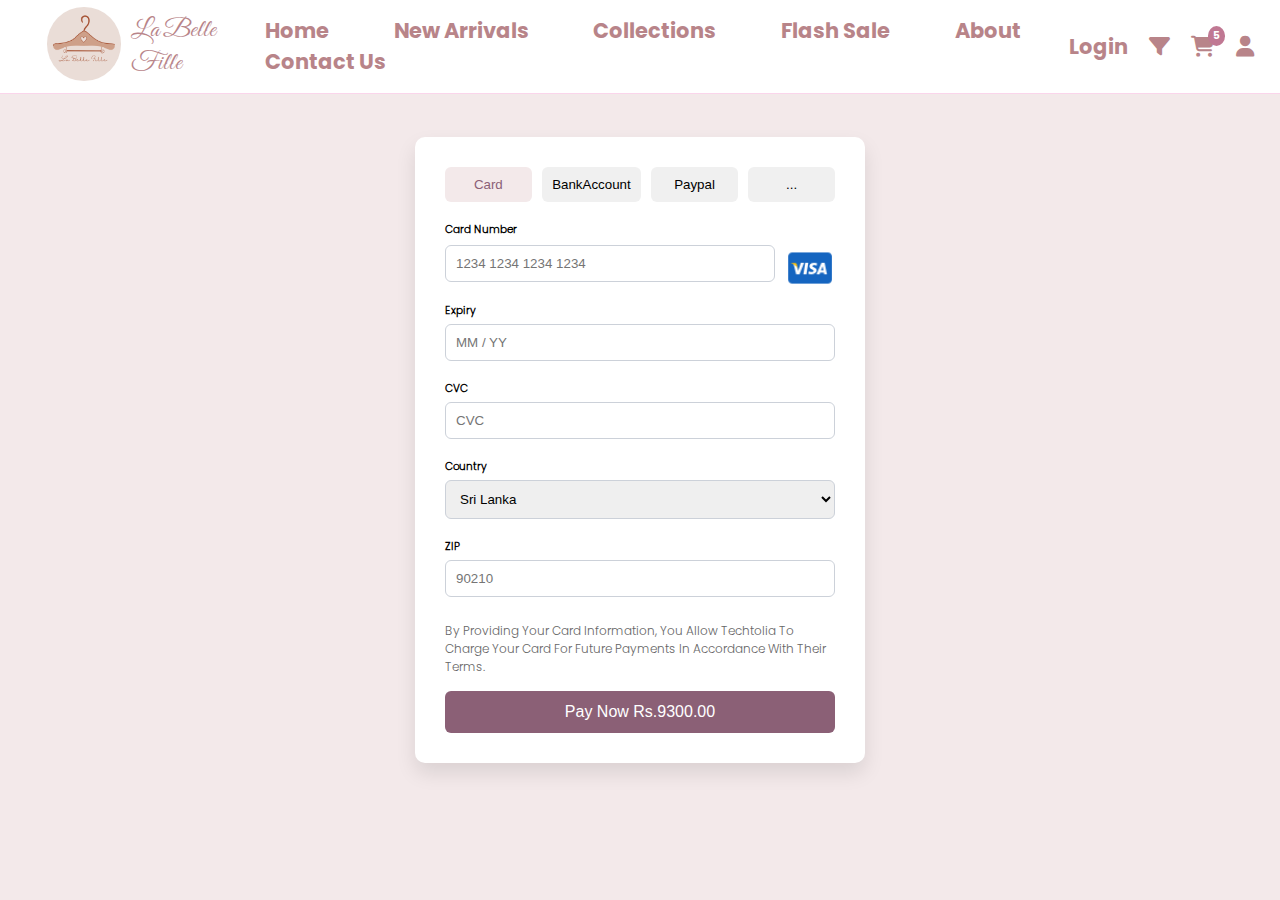
<file: payment.html>
<!DOCTYPE html>
<html>

<head>
  <meta charset="UTF-8">
  <meta name="Viewport" content="width=device-width, initial-scale=1.0">
  <title>Web page</title>
  <link rel="stylesheet" href="style.css">
  <link rel="stylesheet" href="styles1.css">
  <link rel="stylesheet" href="https://cdnjs.cloudflare.com/ajax/libs/font-awesome/6.5.0/css/all.min.css">


</head>

<body>

  <!-- Heading section starts -->

  <div class="header">
    <div class="branding">
      <a href="#" class="logo"><img src="pics/logo.png"></a>
      <h3 class="name">La Belle Fille</h3>
    </div>

    <div class="navbar">
      <a href="index.html">Home</a>
      <a href="newArivals.html">New Arrivals</a>
      <a href="collections.html">Collections</a>
      <a href="sale.html">Flash Sale</a>
      <a href="about.html">About</a>
      <a href="contactUs.html">Contact Us</a>
    </div>

    <div class="icons">
      <div class="icon login" id="login">
        <a href="login_register.html">Login</a>
      </div>

      <div class="filter-toggle">
        <i class="fas fa-filter" id="filterIcon" title="Filter Products"></i>
        <select id="typeFilter" class="hidden">
          <option value="all">All</option>
          <option value="dress">Dress</option>
          <option value="blouse">Blouses</option>
          <option value="activeWear">Active Wear</option>
        </select>
      </div>

      <div class="icon" id="cart-btn">
        <a href="cart.html">
          <i class="fas fa-shopping-cart"></i>
        </a>
        <span class="item-count">5</span>
      </div>

      <div class="icon user">
        <a href="account.html">
          <i class="fa-solid fa-user"></i>
        </a>
      </div>

      <div class="icon" id="menu-btn">
        <i class="fas fa-bars"></i>
      </div>
    </div>
  </div>

  <!-- Heading section ends -->

  <!-- payment section start-->
  <section class="payment_form">
    <div class="payment-container">
      <div class="payment-tabs">
        <button class="tab active_tab">Card</button>
        <button class="tab">BankAccount</button>
        <button class="tab">Paypal</button>
        <button class="tab">...</button>
      </div>

      <form id="payment-form">
        <label>Card number</label>
        <div class="input-row">
          <input type="text" placeholder="1234 1234 1234 1234" required maxlength="19">
          <img class="card-icons" src="pics/visa.png" alt="Visa">
        </div>
        <span class="error" id="card-error"></span>

        <div class="input_group">
          <div>
            <label>Expiry</label>
            <input type="text" placeholder="MM / YY" required maxlength="7">
            <span class="error" id="expiry-error"></span>
          </div>
          <div>
            <label>CVC</label>
            <input type="text" placeholder="CVC" required maxlength="4">
            <span class="error" id="cvc-error"></span>
          </div>
        </div>

        <div class="input_group">
          <div>
            <label>Country</label>
            <select required>
              <option>Sri Lanka</option>
              <option>India</option>
              <option>China</option>
            </select>
          </div>
          <div>
            <label>ZIP</label>
            <input type="text" placeholder="90210" required>
            <span class="error" id="zip-error"></span>
          </div>
        </div>

        <p class="terms">By providing your card information, you allow Techtolia to charge your card for future payments
          in accordance with their terms.</p>

        <button type="submit" class="pay-button">Pay Now Rs.9300.00</button>
      </form>
    </div>
  </section>

  <!-- payment section ends-->

</body>
<script src="script.js"></script>
<script src="products.js"></script>

</html>
</file>
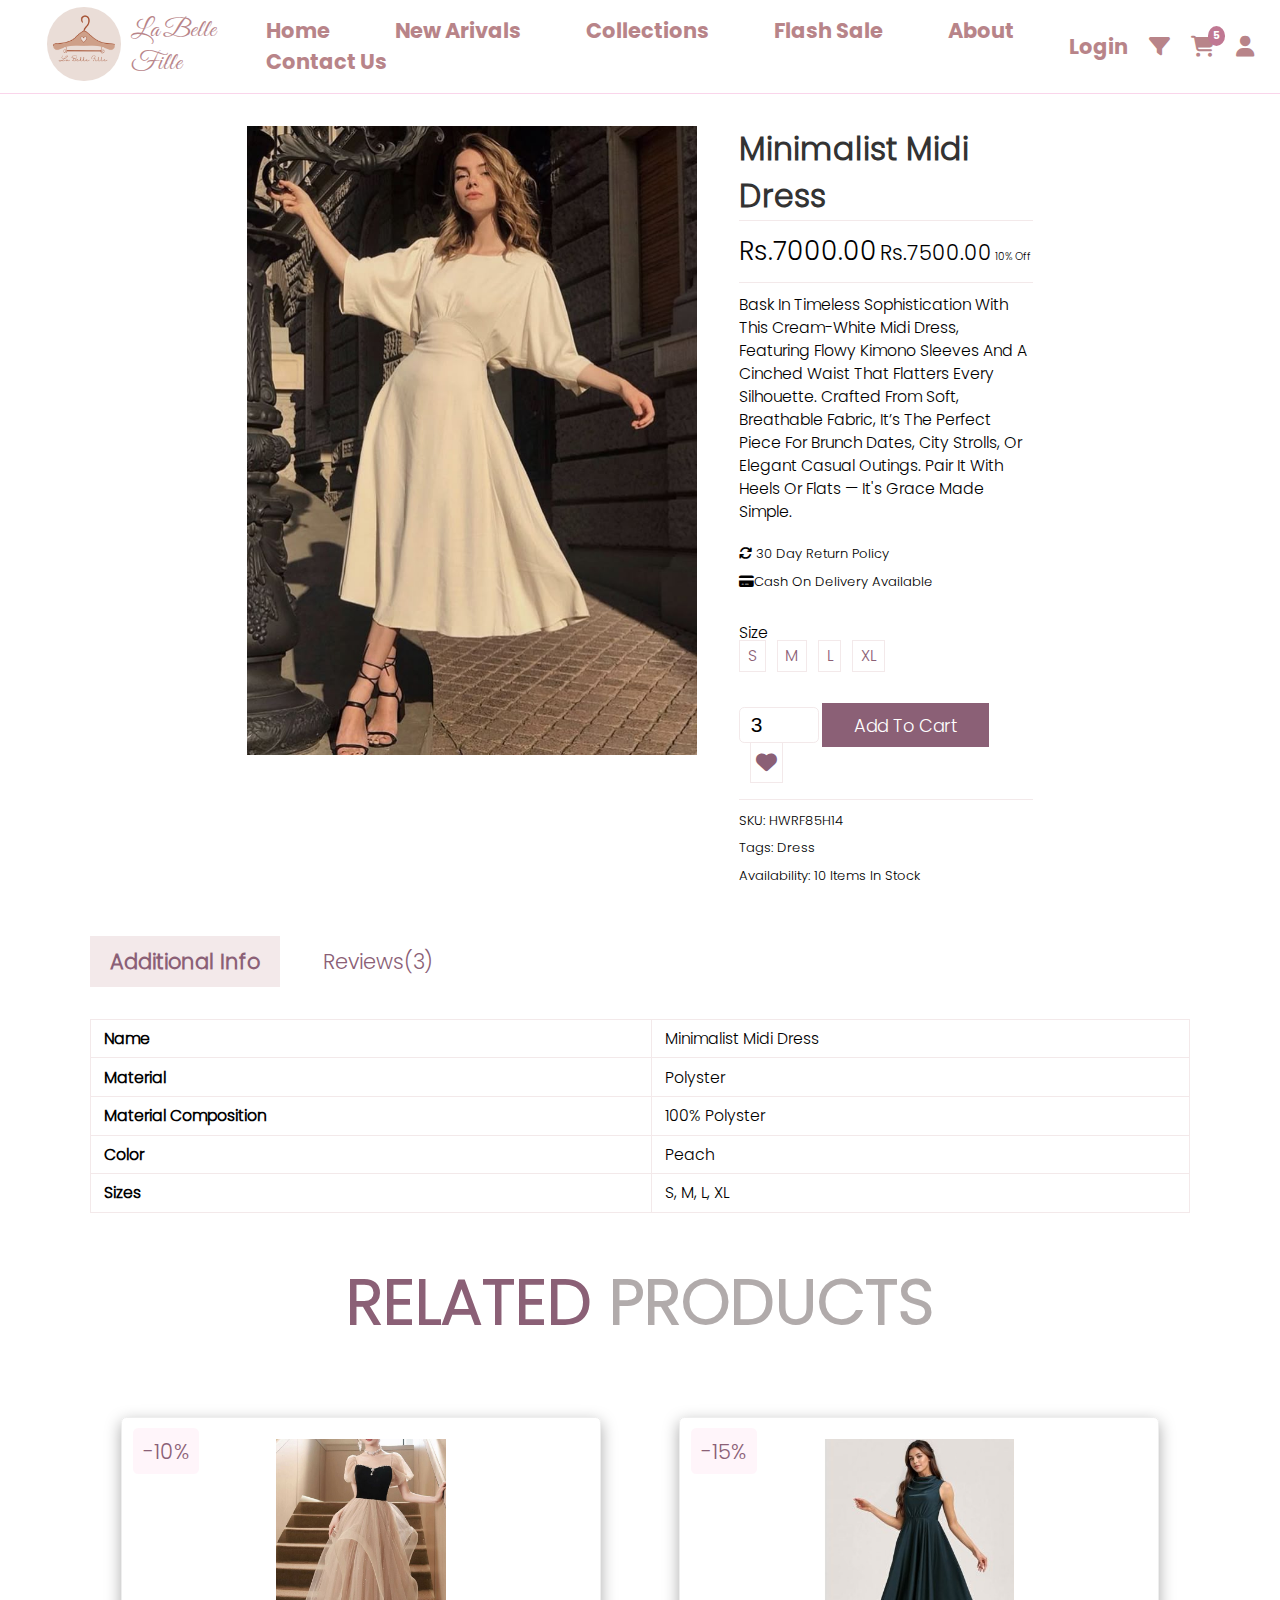
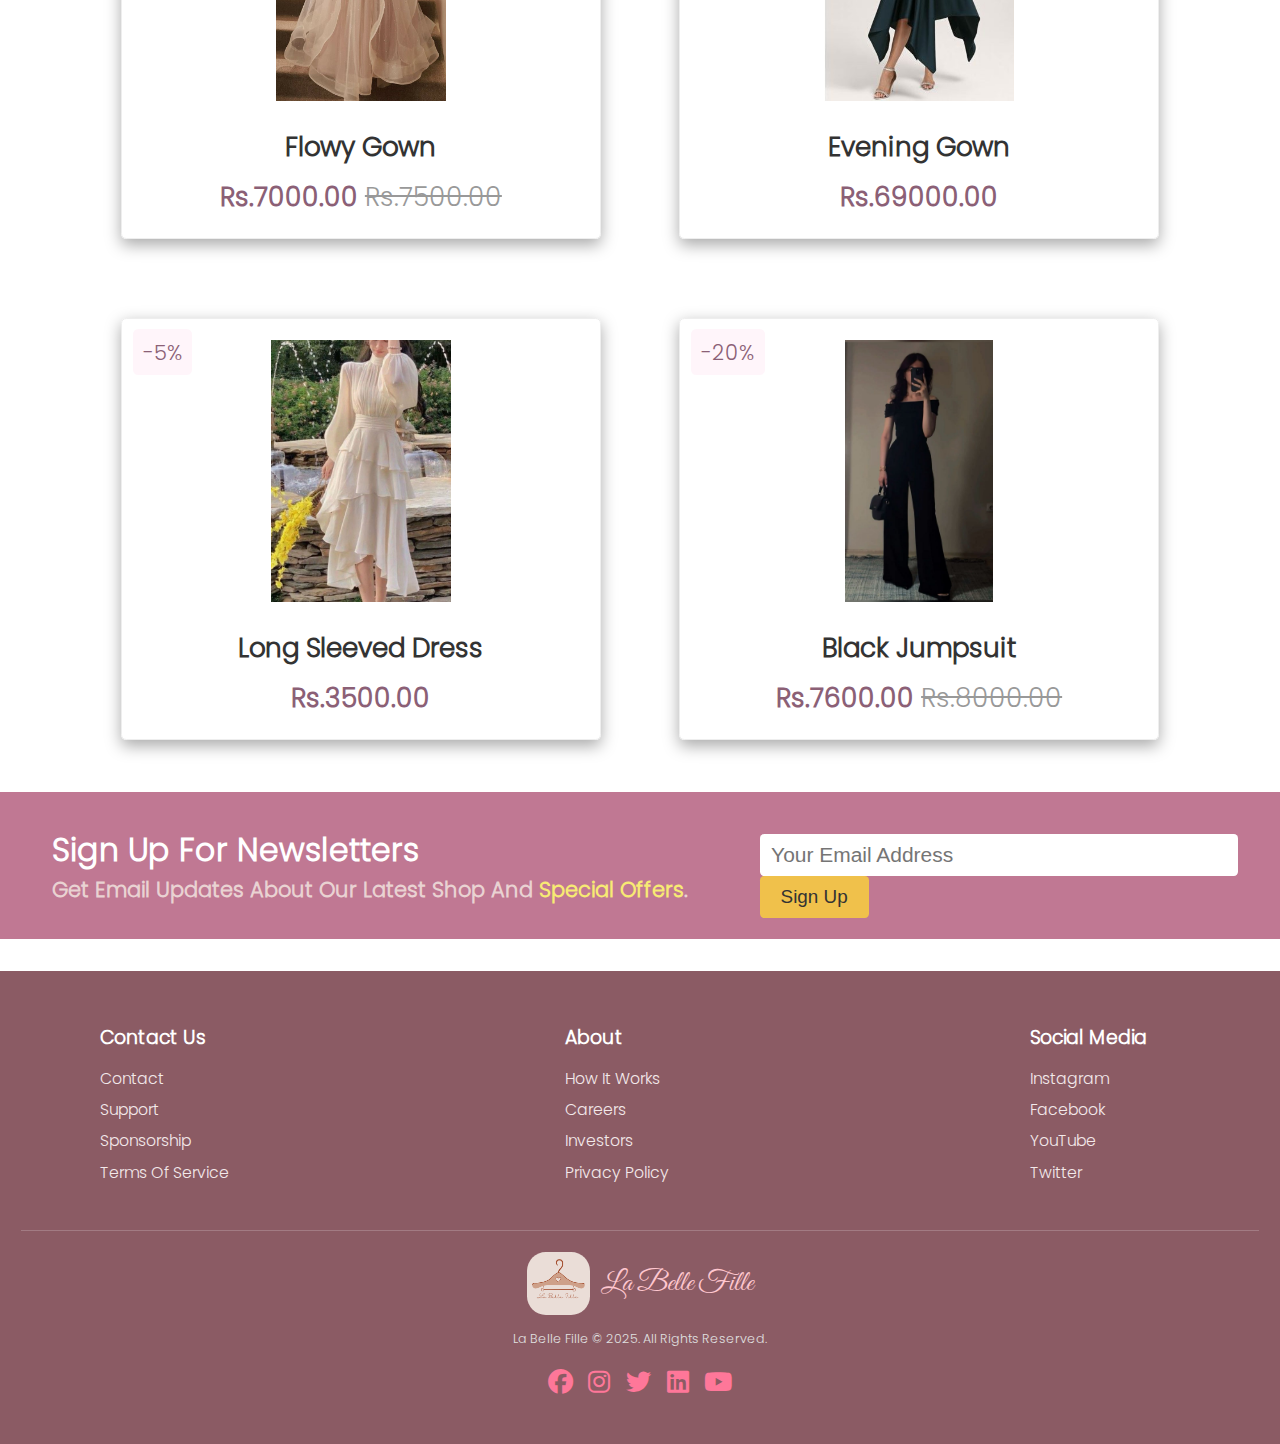
<file: product_detail.html>
<!DOCTYPE html>
<html>

<head>
    <meta charset="UTF-8">
    <meta name="Viewport" content="width=device-width, initial-scale=1.0">
    <title>Web page</title>
    <link rel="stylesheet" href="style.css">
    <link rel="stylesheet" href="styles1.css">
    <link rel="stylesheet" href="https://cdnjs.cloudflare.com/ajax/libs/font-awesome/6.5.0/css/all.min.css">


</head>

<body>

    <!-- Heading section starts -->

    <div class="header">
        <div class="branding">
            <a href="#" class="logo"><img src="pics/logo.png"></a>
            <h3 class="name">La Belle Fille</h3>
        </div>

        <div class="navbar">
            <a href="index.html">Home</a>
            <a href="newArivals.html">New Arivals</a>
            <a href="collections.html">Collections</a>
            <a href="sale.html">Flash Sale</a>
            <a href="about.html">About</a>
            <a href="contactUs.html">Contact Us</a>
        </div>

        <div class="icons">
            <div class="icon login" id="login">
                <a href="login_register.html">Login</a>
            </div>

            <div class="filter-toggle">
                <i class="fas fa-filter" id="filterIcon" title="Filter Products"></i>
                <select id="typeFilter" class="hidden">
                    <option value="all">Filter Products</option>
                    <option value="dress">Dress</option>
                    <option value="blouse">Blouses</option>
                    <option value="activeWear">Active Wear</option>
                </select>
            </div>

            <div class="icon" id="cart-btn">
                <a href="cart.html">
                    <i class="fas fa-shopping-cart"></i>
                </a>
                <span class="item-count">5</span>
            </div>

            <div class="icon user">
                <a href="account.html">
                    <i class="fa-solid fa-user"></i>
                </a>
            </div>

            <div class="icon" id="menu-btn">
                <i class="fas fa-bars"></i>
            </div>
        </div>
    </div>

    <!-- Heading section ends -->

    <section class="details_section">
        <div class="details_container">
            <div class="details_grp">
                <img src="pics/pic2.jpg" alt="" class="details-img">
            </div>
            <div class="details_grp">
                <h3 class="details_title">Minimalist Midi Dress</h3>
                <div class="details_price flex">
                    <span class="new_price">Rs.7000.00</span>
                    <span class="old_price">Rs.7500.00</span>
                    <span class="save_price">10% Off</span>
                </div>
                <p class="short_description">
                    Bask in timeless sophistication with this cream-white midi dress, featuring flowy kimono sleeves and
                    a cinched waist that flatters every silhouette. Crafted from soft, breathable fabric, it’s the
                    perfect
                    piece for brunch dates, city strolls, or elegant casual outings.
                    Pair it with heels or flats — it's grace made simple.
                </p>
                <ul class="product_list">
                    <li class="list_item flex">
                        <i class="fa-solid fa-arrows-rotate"></i> 30 Day Return Policy
                    </li>

                    <li class="list_item flex">
                        <i class="fa-solid fa-credit-card"></i>Cash on Delivery Available
                    </li>
                </ul>

                <!-- sizes -->
                <div class="details_size flex">
                    <span class="details_size_title"> Size</span>

                    <ul class="size_list">
                        <li>
                            <a href="#" class="size_link">S</a>
                        </li>
                        <li>
                            <a href="#" class="size_link">M</a>
                        </li>
                        <li>
                            <a href="#" class="size_link">L</a>
                        </li>

                        <li>
                            <a href="#" class="size_link">XL</a>
                        </li>
                    </ul>
                </div>

                <!-- select quantity -->
                <div class="details_action">
                    <input type="number" class="quantity" value="3" />
                    <a href="#" class="btn">Add to Cart</a>
                    <a href="#" class="icons">
                        <i class="fas fa-heart" aria-label="Add to wishlist"></i>
                    </a>
                </div>

                <ul class="details_meta">
                    <li class="meta_list flex"><span>SKU:</span> HWRF85H14</li>
                    <li class="meta_list flex"><span>Tags:</span> Dress</li>
                    <li class="meta_list flex"><span>Availability:</span> 10 Items In Stock</li>
                </ul>
            </div>
        </div>
    </section>

    <section class="details_tab">
        <div class="detail_tabs">
            <span class="detail_tab active_tab" data-target="#info"> Additional Info</span>
            <span class="detail_tab" data-target="#reviews">Reviews(3)</span>
        </div>
        <div class="deatils_tab_content">
            <!-- Aditional info tab -->
            <div class="details_tab_content active_tab" id="info">
                <table class="info_table">
                    <tr>
                        <th>Name</th>
                        <td>Minimalist Midi Dress</td>
                    </tr>

                    <tr>
                        <th>Material</th>
                        <td>Polyster</td>
                    </tr>

                    <tr>
                        <th>Material Composition</th>
                        <td>100% Polyster</td>
                    </tr>

                    <tr>
                        <th>Color</th>
                        <td>Peach</td>
                    </tr>

                    <tr>
                        <th>Sizes</t>
                        <td>S, M, L, XL</td>
                    </tr>
                </table>


            </div>
        </div>

        <!-- reviews tab -->
        <div class="details_tab_content" id="reviews">
            <div class="review_container">
                <div class="review">
                    <div>
                        <img src="pics/elide.jpeg" alt="" class="review_img">
                        <h4 class="review_title">Elide Lochan</h4>
                    </div>
                    <div class="review_content">
                        <div class="review_rating">
                            <i class="fas fa-star"></i>
                            <i class="fas fa-star"></i>
                            <i class="fas fa-star"></i>
                            <i class="fas fa-star"></i>
                            <i class="fas fa-star"></i>
                        </div>
                        <p class="review_description">
                            Fast delivery got my Dress in only 3 days.
                        </p>
                        <span class="review_date">June 24, 2025 at 4:25 pm</span>
                    </div>
                </div>
                <div class="review">
                    <div>
                        <img src="pics/clary.jpeg" alt="" class="review_img">
                        <h4 class="review_title">Elide Lochan</h4>
                    </div>
                    <div class="review_content">
                        <div class="review_rating">
                            <i class="fas fa-star"></i>
                            <i class="fas fa-star"></i>
                            <i class="fas fa-star"></i>
                            <i class="fas fa-star"></i>
                            <i class="fas fa-star"></i>
                        </div>
                        <p class="review_description">
                            Fast delivery got my Dress in only 3 days.
                        </p>
                        <span class="review_date">June 24, 2025 at 4:25 pm</span>
                    </div>
                </div>

                <div class="review">
                    <div>
                        <img src="pics/izzy.jpeg" alt="" class="review_img">
                        <h4 class="review_title">Elide Lochan</h4>
                    </div>
                    <div class="review_content">
                        <div class="review_rating">
                            <i class="fas fa-star"></i>
                            <i class="fas fa-star"></i>
                            <i class="fas fa-star"></i>
                            <i class="fas fa-star"></i>
                            <i class="fas fa-star"></i>
                        </div>
                        <p class="review_description">
                            Fast delivery got my Dress in only 3 days.
                        </p>
                        <span class="review_date">June 24, 2025 at 4:25 pm</span>
                    </div>
                </div>

                <div class="review_form">
                    <h4 class="review_form_title">Add Review</h4>
                    <div class="review_rating">
                        <i class="fas fa-star"></i>
                        <i class="fas fa-star"></i>
                        <i class="fas fa-star"></i>
                        <i class="fas fa-star"></i>
                        <i class="fas fa-star"></i>
                    </div>

                    <form action="" class="form">
                        <textarea class="form_input" placeholder="Write A Comment"></textarea>
                        <div class="form_grp">
                            <input type="text" place placeholder="Name" class="form_input" />
                            <input type="email" place placeholder="Email" class="form_input" />
                        </div>
                        <div class="form_btn">
                            <button class="btn">Submit Review</button>
                        </div>
                    </form>
                </div>
            </div>

        </div>
    </section>

    <!-- Related Products -->

    <section class="products" id="products">
        <h3 class="heading"><span>Related </span>Products</h3>
        <div class="box-container">

            <div class="box">
                <span class="discount">-10%</span>
                <div class="image">
                    <img src="pics/pic1.jpg" alt="">
                    <div class="icons">
                        <a href="#" class="fas fa-heart" aria-label="Add to wishlist"></a>
                        <a href="#" class="cart-btn">add to cart</a>
                        <a href="#" class="fas fa-share" aria-label="Share"></a>
                    </div>
                </div>
                <div class="content">
                    <h3>Flowy Gown</h3>
                    <div class="price">Rs.7000.00 <span>Rs.7500.00</span></div>
                </div>
            </div>

            <div class="box">
                <span class="discount">-15%</span>
                <div class="image">
                    <img src="pics/dress2.jpeg" alt="">
                    <div class="icons">
                        <a href="#" class="fas fa-heart" aria-label="Add to wishlist"></a>
                        <a href="#" class="cart-btn">add to cart</a>
                        <a href="#" class="fas fa-share" aria-label="Share"></a>
                    </div>
                </div>
                <div class="content">
                    <h3>Evening Gown</h3>
                    <div class="price">Rs.69000.00 </div>
                </div>
            </div>

            <div class="box">
                <span class="discount">-5%</span>
                <div class="image">
                    <img src="pics/pic3.jpg" alt="">
                    <div class="icons">
                        <a href="#" class="fas fa-heart" aria-label="Add to wishlist"></a>
                        <a href="#" class="cart-btn">add to cart</a>
                        <a href="#" class="fas fa-share" aria-label="Share"></a>
                    </div>
                </div>
                <div class="content">
                    <h3>Long sleeved dress</h3>
                    <div class="price">Rs.3500.00 </div>
                </div>
            </div>

            <div class="box">
                <span class="discount">-20%</span>
                <div class="image">
                    <img src="pics/pic6.jpg" alt="">
                    <div class="icons">
                        <a href="#" class="fas fa-heart" aria-label="Add to wishlist"></a>
                        <a href="#" class="cart-btn">add to cart</a>
                        <a href="#" class="fas fa-share" aria-label="Share"></a>
                    </div>
                </div>
                <div class="content">
                    <h3>Black Jumpsuit</h3>
                    <div class="price">Rs.7600.00 <span>Rs.8000.00</span></div>
                </div>
            </div>
        </div>
    </section>


    <!-- Newsletter section starts-->

    <div class="newsletter">
        <div class="news-text">
            <h4>Sign Up for Newsletters</h4>
            <p>Get Email updates about our latest shop and <span>special offers</span>.</p>
        </div>
        <div class="form">
            <input type="text" id="newsletter-email" placeholder="Your email address">
            <button id="newsletter-submit" type="button">Sign Up</button>
            <span id="error"></span>
        </div>
    </div>

    <!-- Newsletter section ends-->


    <!-- footer section start-->
    <footer class="footer-container">
        <div class="footer-links">
            <div class="footer-link-wrapper">
                <div class="footer-link-items">
                    <h3>Contact Us</h3>
                    <a href="/">Contact</a>
                    <a href="/">Support</a>
                    <a href="/">Sponsorship</a>
                    <a href="/">Terms of Service</a>
                </div>

                <div class="footer-link-items">
                    <h3>About</h3>
                    <a href="/">How It Works</a>
                    <a href="/">Careers</a>
                    <a href="/">Investors</a>
                    <a href="/">Privacy Policy</a>
                </div>

                <div class="footer-link-items">
                    <h3>Social Media</h3>
                    <a href="/">Instagram</a>
                    <a href="/">Facebook</a>
                    <a href="/">YouTube</a>
                    <a href="/">Twitter</a>
                </div>
            </div>
        </div>

        <div class="social-media">
            <div class="social-media-wrap">
                <div class="footer-branding">
                    <img src="pics/logo.png" alt="Logo" />
                    <h3 class="brand-name">La Belle Fille</h3>
                </div>
                <p class="website-rights">La Belle Fille © 2025. All rights reserved.</p>
                <div class="social-icons">
                    <a href="/" class="social-icon-link"><i class="fab fa-facebook"></i></a>
                    <a href="/" class="social-icon-link"><i class="fab fa-instagram"></i></a>
                    <a href="/" class="social-icon-link"><i class="fab fa-twitter"></i></a>
                    <a href="/" class="social-icon-link"><i class="fab fa-linkedin"></i></a>
                    <a href="/" class="social-icon-link"><i class="fab fa-youtube"></i></a>
                </div>
            </div>
        </div>
    </footer>

    <!-- Footer section ends -->

</body>
<script src="script.js"></script>
<script src="products.js"></script>

</html>
</file>
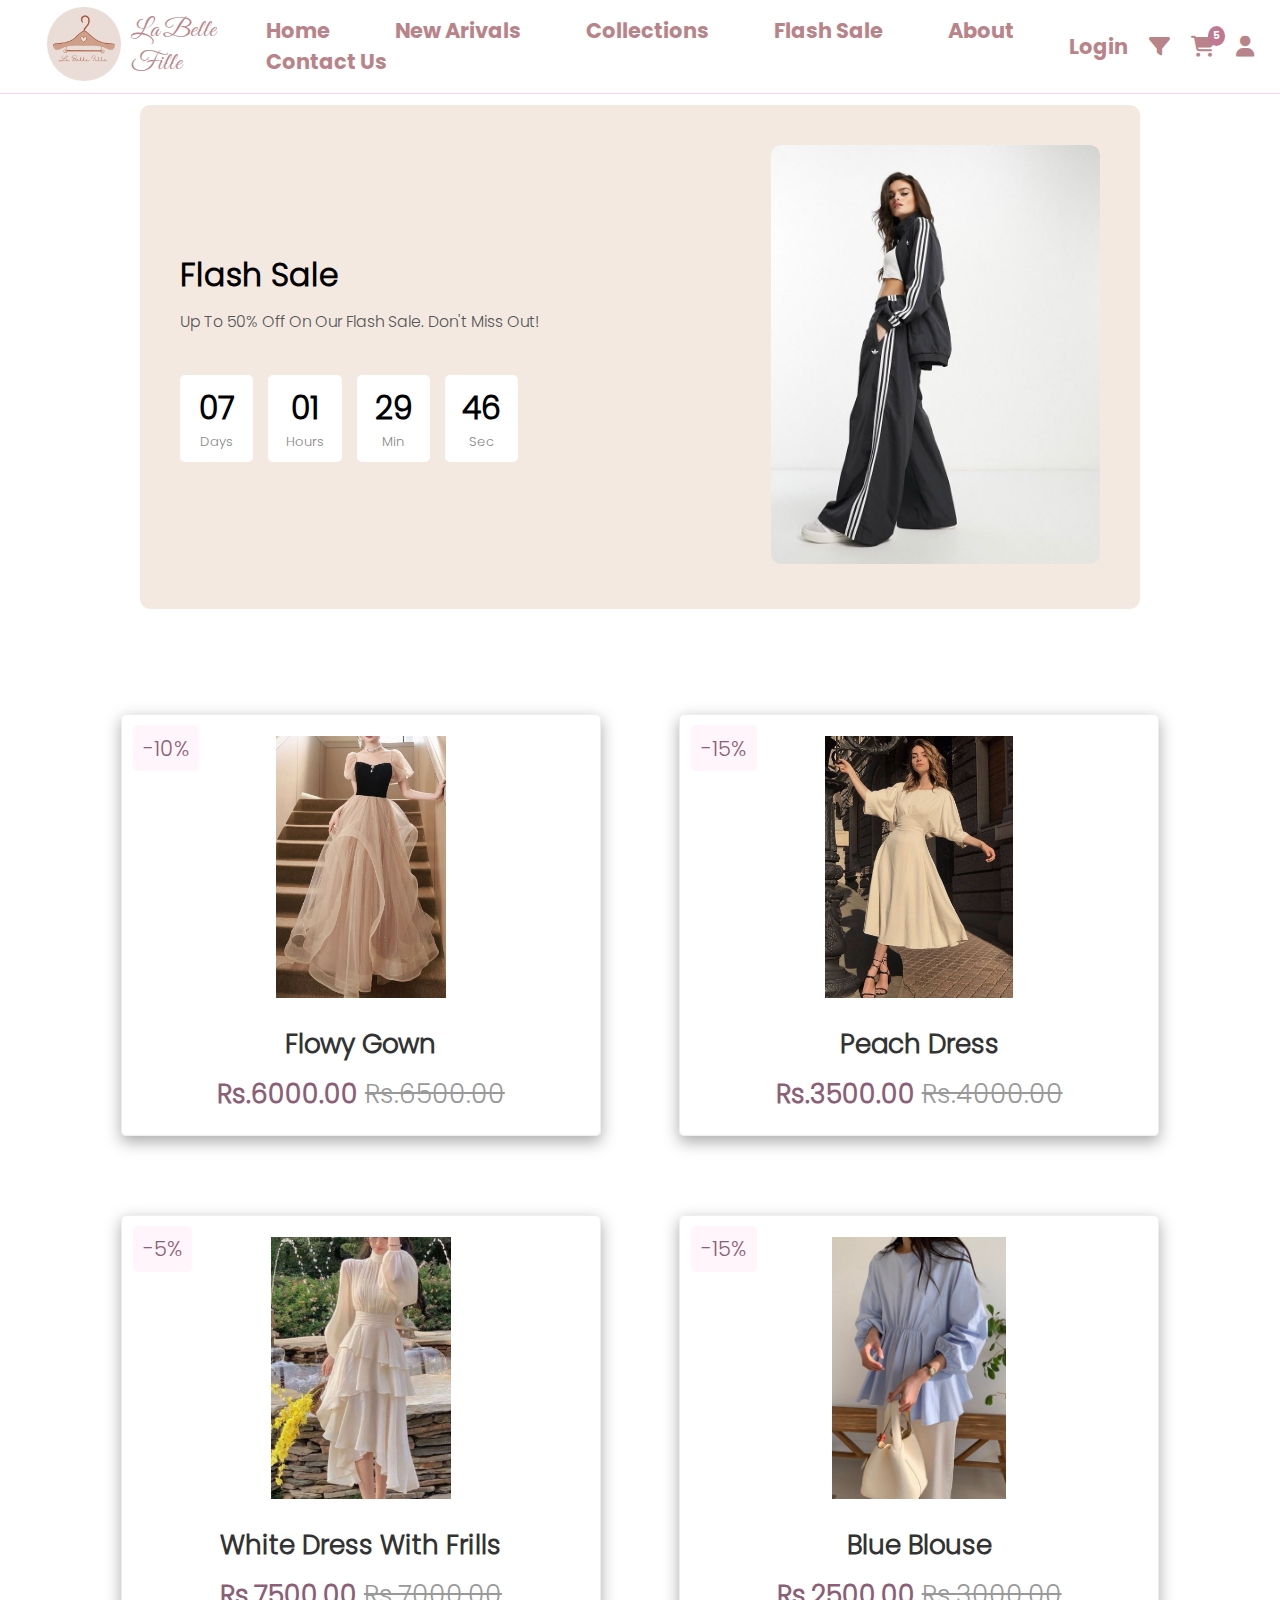
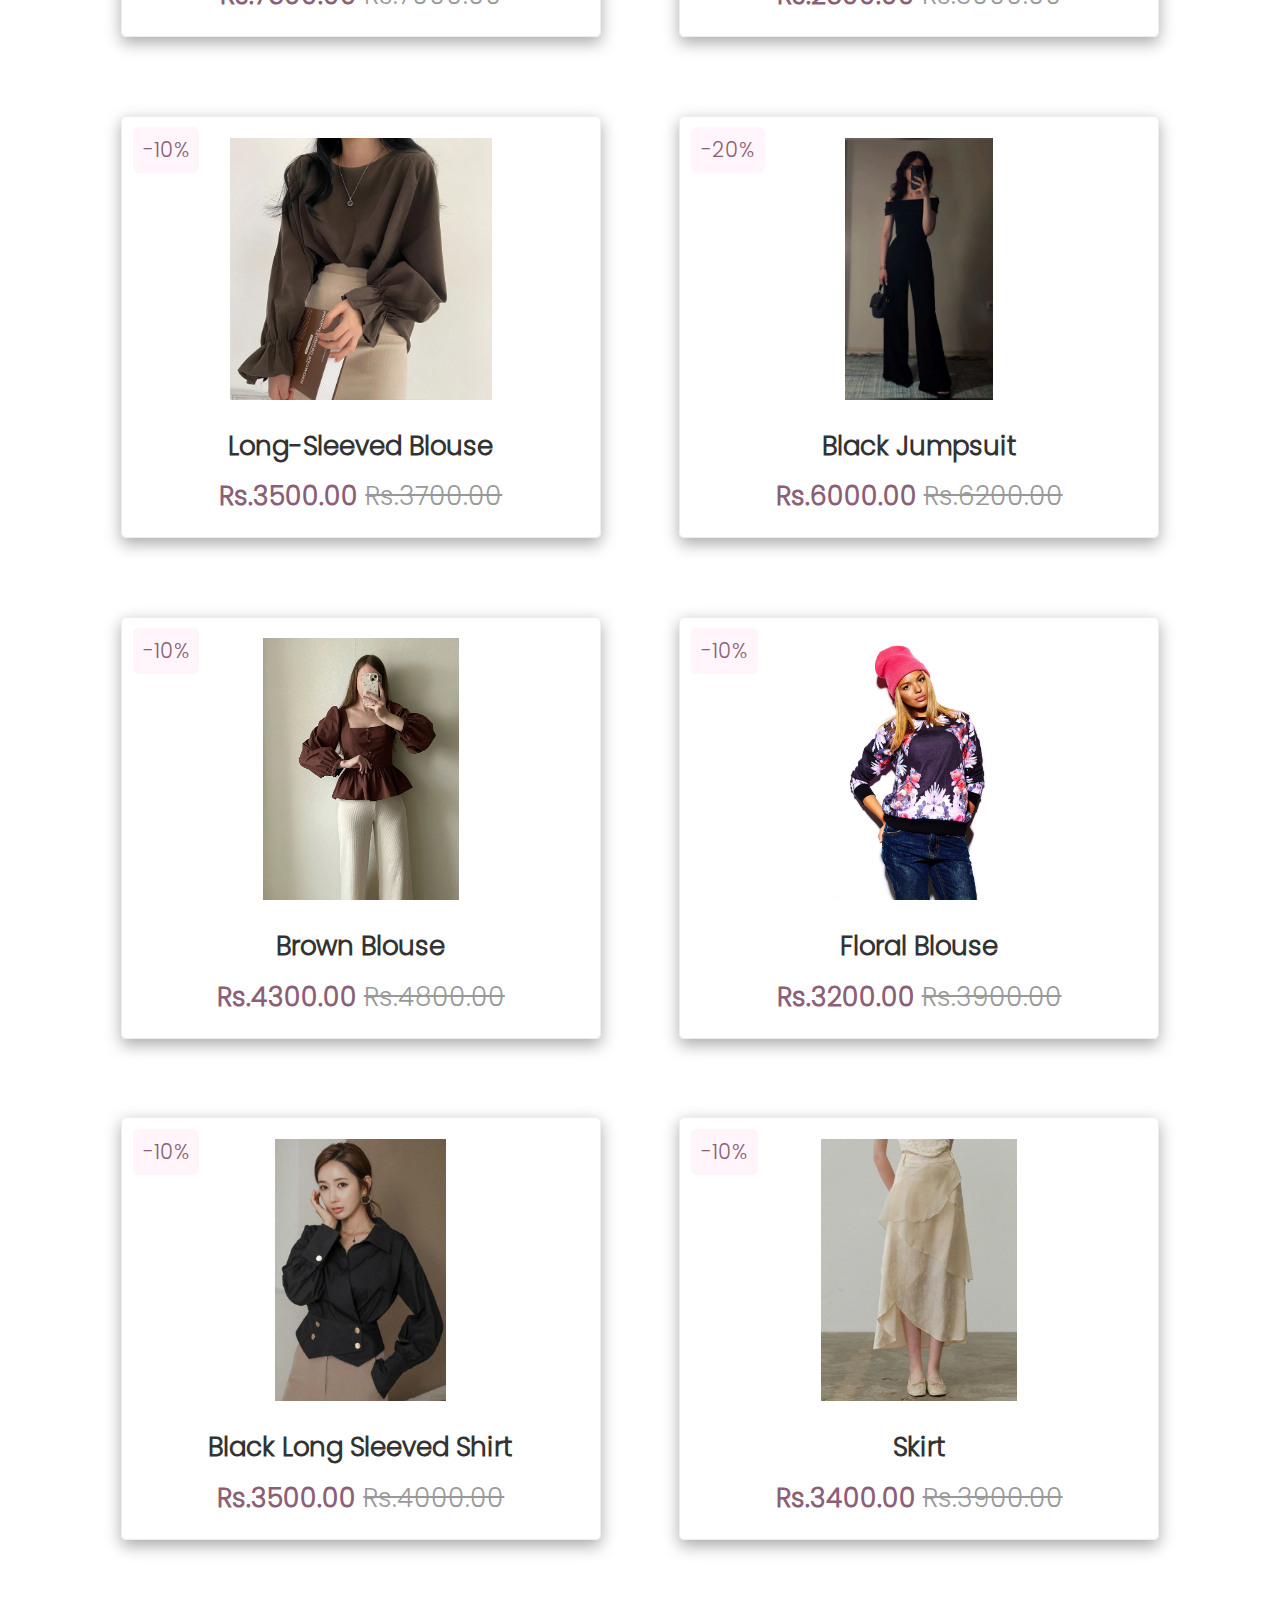
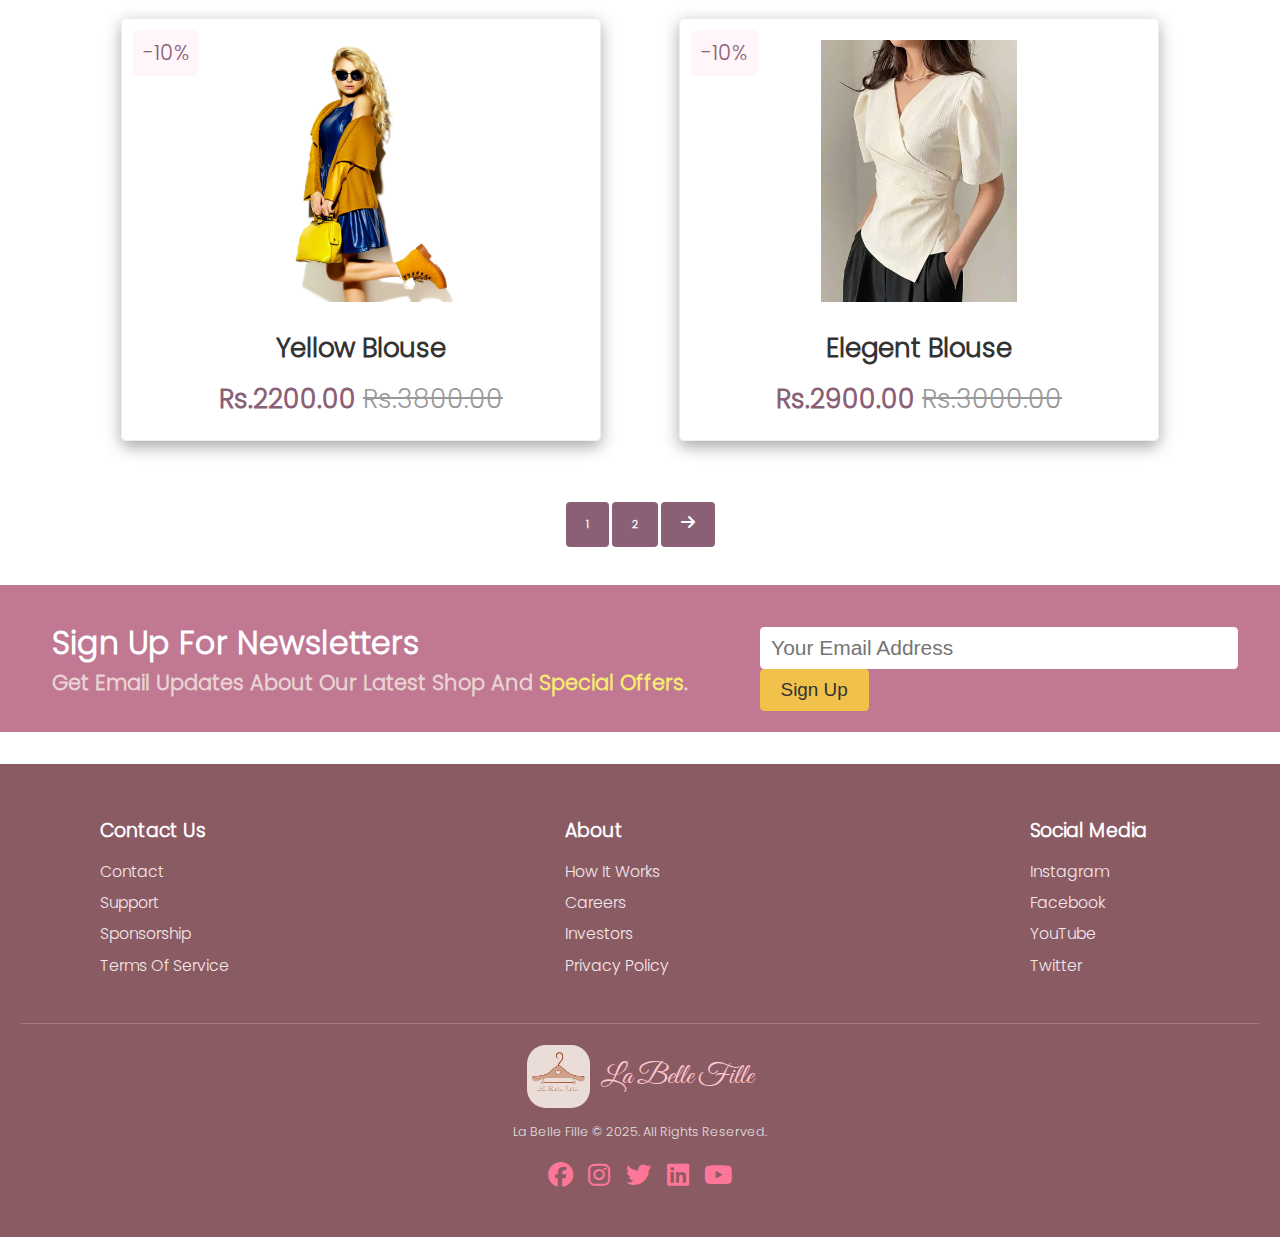
<file: sale.html>
<!DOCTYPE html>
<html>

<head>
    <meta charset="UTF-8">
    <meta name="Viewport" content="width=device-width, initial-scale=1.0">
    <title>Web page</title>
    <link rel="stylesheet" href="style.css">
    <link rel="stylesheet" href="styles1.css">
    <link rel="stylesheet" href="https://cdnjs.cloudflare.com/ajax/libs/font-awesome/6.5.0/css/all.min.css">


</head>

<body>

    <div class="header">
        <div class="branding">
            <a href="#" class="logo"><img src="pics/logo.png"></a>
            <h3 class="name">La Belle Fille</h3>


        </div>

        <div class="navbar">
            <a href="index.html">Home</a>
            <a href="newArivals.html">New Arivals</a>
            <a href="collections.html">Collections</a>
            <a href="sale.html">Flash Sale</a>
            <a href="about.html">About</a>
            <a href="contactUs.html">Contact Us</a>

        </div>


        <div class="icons">
            <div class="icon login" id="login">
                <a href="login_register.html">Login</a>
            </div>

            <div class="filter-toggle">
                <i class="fas fa-filter" id="filterIcon" title="Filter Products"></i>
                <select id="typeFilter" class="hidden">
                    <option value="all">Filter Products</option>
                    <option value="dress">Dress</option>
                    <option value="blouse">Blouses</option>
                    <option value="activeWear">Active Wear</option>
                </select>
            </div>

            <div class="icon" id="cart-btn">
                <a href="cart.html">
                    <i class="fas fa-shopping-cart"></i>
                </a>
                <span class="item-count">5</span>
            </div>

            <div class="icon user">
                <a href="account.html">
                    <i class="fa-solid fa-user"></i>
                </a>
            </div>

            <div class="icon" id="menu-btn">
                <i class="fas fa-bars"></i>
            </div>

            
        </div>
    </div>

    <section class="sale-section">
        <div class="sale-content">
            <h2>Flash Sale</h2>
            <p>Up to 50% off on our Flash Sale. Don't Miss out!</p>
            <div class="countdown" id="countdown">
                <div class="time-box">
                    <span id="days">00</span>
                    <small>Days</small>
                </div>
                <div class="time-box">
                    <span id="hours">00</span>
                    <small>Hours</small>
                </div>
                <div class="time-box">
                    <span id="minutes">00</span>
                    <small>Min</small>
                </div>
                <div class="time-box">
                    <span id="seconds">00</span>
                    <small>Sec</small>
                </div>
            </div>
        </div>
        <div class="sale-image">
            <img src="pics/active_wear.jpg" alt="" />
        </div>
    </section>


    <!-- products section starts-->
    <section class="products" id="products">
        <div class="box-container">
            <div class="box">
                <span class="discount">-10%</span>
                <div class="image">
                    <img src="pics/pic1.jpg" alt="">
                    <div class="icons">
                        <a href="#" class="fas fa-heart" aria-label="Add to wishlist"></a>
                        <a href="#" class="cart-btn">add to cart</a>
                        <a href="#" class="fas fa-share" aria-label="Share"></a>
                    </div>
                </div>
                <div class="content">
                    <h3>Flowy Gown</h3>
                    <div class="price">Rs.6000.00 <span>Rs.6500.00</span></div>
                </div>
            </div>

            <div class="box">
                <span class="discount">-15%</span>
                <div class="image">
                    <a href="product_detail.html"> <img src="pics/pic2.jpg" alt=""></a>
                    <div class="icons">
                        <a href="#" class="fas fa-heart" aria-label="Add to wishlist"></a>
                        <a href="#" class="cart-btn">add to cart</a>
                        <a href="#" class="fas fa-share" aria-label="Share"></a>
                    </div>
                </div>
                <div class="content">
                    <h3>Peach Dress</h3>
                    <div class="price">Rs.3500.00 <span>Rs.4000.00</span></div>
                </div>
            </div>

            <div class="box">
                <span class="discount">-5%</span>
                <div class="image">
                    <img src="pics/pic3.jpg" alt="">
                    <div class="icons">
                        <a href="#" class="fas fa-heart" aria-label="Add to wishlist"></a>
                        <a href="#" class="cart-btn">add to cart</a>
                        <a href="#" class="fas fa-share" aria-label="Share"></a>
                    </div>
                </div>
                <div class="content">
                    <h3>White Dress with frills</h3>
                    <div class="price">Rs.7500.00 <span>Rs.7000.00</span></div>
                </div>
            </div>

            <div class="box">
                <span class="discount">-15%</span>
                <div class="image">
                    <img src="pics/pic4.jpg" alt="">
                    <div class="icons">
                        <a href="#" class="fas fa-heart" aria-label="Add to wishlist"></a>
                        <a href="#" class="cart-btn">add to cart</a>
                        <a href="#" class="fas fa-share" aria-label="Share"></a>
                    </div>
                </div>
                <div class="content">
                    <h3>Blue blouse</h3>
                    <div class="price">Rs.2500.00 <span>Rs.3000.00</span></div>
                </div>
            </div>

            <div class="box">
                <span class="discount">-10%</span>
                <div class="image">
                    <img src="pics/pic5.jpg" alt="">
                    <div class="icons">
                        <a href="#" class="fas fa-heart" aria-label="Add to wishlist"></a>
                        <a href="#" class="cart-btn">add to cart</a>
                        <a href="#" class="fas fa-share" aria-label="Share"></a>
                    </div>
                </div>
                <div class="content">
                    <h3>Long-Sleeved blouse</h3>
                    <div class="price">Rs.3500.00 <span>Rs.3700.00</span></div>
                </div>
            </div>

            <div class="box">
                <span class="discount">-20%</span>
                <div class="image">
                    <img src="pics/pic6.jpg" alt="">
                    <div class="icons">
                        <a href="#" class="fas fa-heart" aria-label="Add to wishlist"></a>
                        <a href="#" class="cart-btn">add to cart</a>
                        <a href="#" class="fas fa-share" aria-label="Share"></a>
                    </div>
                </div>
                <div class="content">
                    <h3>Black jumpsuit</h3>
                    <div class="price">Rs.6000.00 <span>Rs.6200.00</span></div>
                </div>
            </div>

            <div class="box">
                <span class="discount">-10%</span>
                <div class="image">
                    <img src="pics/pic7.jpg" alt="">
                    <div class="icons">
                        <a href="#" class="fas fa-heart" aria-label="Add to wishlist"></a>
                        <a href="#" class="cart-btn">add to cart</a>
                        <a href="#" class="fas fa-share" aria-label="Share"></a>
                    </div>
                </div>
                <div class="content">
                    <h3>Brown blouse</h3>
                    <div class="price">Rs.4300.00 <span>Rs.4800.00</span></div>
                </div>
            </div>

            <div class="box">
                <span class="discount">-10%</span>
                <div class="image">
                    <img src="pics/pic8.jpg" alt="">
                    <div class="icons">
                        <a href="#" class="fas fa-heart" aria-label="Add to wishlist"></a>
                        <a href="#" class="cart-btn">add to cart</a>
                        <a href="#" class="fas fa-share" aria-label="Share"></a>
                    </div>
                </div>
                <div class="content">
                    <h3>Floral blouse</h3>
                    <div class="price">Rs.3200.00 <span>Rs.3900.00</span></div>
                </div>
            </div>

            <div class="box">
                <span class="discount">-10%</span>
                <div class="image">
                    <img src="pics/pic9.jpg" alt="">
                    <div class="icons">
                        <a href="#" class="fas fa-heart" aria-label="Add to wishlist"></a>
                        <a href="#" class="cart-btn">add to cart</a>
                        <a href="#" class="fas fa-share" aria-label="Share"></a>
                    </div>
                </div>
                <div class="content">
                    <h3>Black long sleeved shirt</h3>
                    <div class="price">Rs.3500.00 <span>Rs.4000.00</span></div>
                </div>
            </div>

            <div class="box">
                <span class="discount">-10%</span>
                <div class="image">
                    <img src="pics/pic14.jpg" alt="">
                    <div class="icons">
                        <a href="#" class="fas fa-heart" aria-label="Add to wishlist"></a>
                        <a href="#" class="cart-btn">add to cart</a>
                        <a href="#" class="fas fa-share" aria-label="Share"></a>
                    </div>
                </div>
                <div class="content">
                    <h3>Skirt</h3>
                    <div class="price">Rs.3400.00 <span>Rs.3900.00</span></div>
                </div>
            </div>

            <div class="box">
                <span class="discount">-10%</span>
                <div class="image">
                    <img src="pics/pic12.jpg" alt="">
                    <div class="icons">
                        <a href="#" class="fas fa-heart" aria-label="Add to wishlist"></a>
                        <a href="#" class="cart-btn">add to cart</a>
                        <a href="#" class="fas fa-share" aria-label="Share"></a>
                    </div>
                </div>
                <div class="content">
                    <h3>Yellow blouse</h3>
                    <div class="price">Rs.2200.00 <span>Rs.3800.00</span></div>
                </div>
            </div>

            <div class="box">
                <span class="discount">-10%</span>
                <div class="image">
                    <img src="pics/pic13.jpg" alt="">
                    <div class="icons">
                        <a href="#" class="fas fa-heart" aria-label="Add to wishlist"></a>
                        <a href="#" class="cart-btn">add to cart</a>
                        <a href="#" class="fas fa-share" aria-label="Share"></a>
                    </div>
                </div>
                <div class="content">
                    <h3>Elegent blouse</h3>
                    <div class="price">Rs.2900.00 <span>Rs.3000.00</span></div>
                </div>
            </div>

        </div>
    </section>
    <!-- products section ends-->

    <!-- pagination section start-->
    <section>
        <div class="pagination">
            <a href="#">1</a>
            <a href="#">2</a>
            <a href="#"><i class="fa-solid fa-arrow-right"></i></a>
        </div>
    </section>
    <!-- pagination section ends-->


    <!-- Newsletter section starts-->

    <div class="newsletter">
  <div class="news-text">
    <h4>Sign Up for Newsletters</h4>
    <p>Get Email updates about our latest shop and <span>special offers</span>.</p>
  </div>
  <div class="form">
    <input type="text" id="newsletter-email" placeholder="Your email address">
    <button id="newsletter-submit" type="button">Sign Up</button>
    <span id="error"></span>
  </div>
</div>



    <!-- Newsletter section ends-->

    <!-- footer section start-->
    <footer class="footer-container">
        <div class="footer-links">
            <div class="footer-link-wrapper">
                <div class="footer-link-items">
                    <h3>Contact Us</h3>
                    <a href="/">Contact</a>
                    <a href="/">Support</a>
                    <a href="/">Sponsorship</a>
                    <a href="/">Terms of Service</a>
                </div>

                <div class="footer-link-items">
                    <h3>About</h3>
                    <a href="/">How It Works</a>
                    <a href="/">Careers</a>
                    <a href="/">Investors</a>
                    <a href="/">Privacy Policy</a>
                </div>

                <div class="footer-link-items">
                    <h3>Social Media</h3>
                    <a href="/">Instagram</a>
                    <a href="/">Facebook</a>
                    <a href="/">YouTube</a>
                    <a href="/">Twitter</a>
                </div>
            </div>
        </div>

        <div class="social-media">
            <div class="social-media-wrap">
                <div class="footer-branding">
                    <img src="pics/logo.png" alt="Logo" />
                    <h3 class="brand-name">La Belle Fille</h3>
                </div>
                <p class="website-rights">La Belle Fille © 2025. All rights reserved.</p>
                <div class="social-icons">
                    <a href="/" class="social-icon-link"><i class="fab fa-facebook"></i></a>
                    <a href="/" class="social-icon-link"><i class="fab fa-instagram"></i></a>
                    <a href="/" class="social-icon-link"><i class="fab fa-twitter"></i></a>
                    <a href="/" class="social-icon-link"><i class="fab fa-linkedin"></i></a>
                    <a href="/" class="social-icon-link"><i class="fab fa-youtube"></i></a>
                </div>
            </div>
        </div>
    </footer>
</body>
<script src="script.js"></script>
<script src="products.js"></script>

</html>
</file>
<file: style.css>
@font-face {
    src: url(fonts/Poppins-1/Poppins-Bold.ttf);
    font-family: PoppinsB;
}

@font-face {
    src: url(fonts/Poppins-1/Poppins-Light.ttf);
    font-family: PoppinsL;
}

@font-face {
    src: url(fonts//Great_Vibes/GreatVibes-Regular.ttf);
    font-family: greatvibes;
}

:root {
    --main-color: rgb(192, 120, 147);
    --pink: rgb(139, 96, 118);
    --bg: rgb(243, 233, 234);
    --border: 0.1rem solid rgba(240, 116, 189, 0.3);
}

* {

    margin: 0;
    padding: 0;
    box-sizing: border-box;
    outline: none;
    border: none;
    text-decoration: none;
    text-transform: capitalize;
    transition: 0.3s ease;
}

html {
    font-size: 65.5%;
    overflow-x: hidden;
    scroll-padding-top: 9rem;
    scroll-behavior: smooth;
}

html::-webkit-scrollbar {
    width: 0.8rem;
    border: solid #fff;
}


html::-webkit-scrollbar-track {
    background: rgb(184, 132, 137);
    border-radius: 0.5rem;
}

body {
    font-family: PoppinsL;
    background: #fff;
}

section {
    padding: 2rem 7%;

}


.header {
    font-family: PoppinsB;

}

.heading {
    text-align: center;
    color: rgb(177, 171, 171);
    text-transform: uppercase;
    padding-bottom: 3.5rem;
    font-size: 6rem;
}

.heading span {
    color: var(--pink);
    text-transform: uppercase;
}

.btn {
    margin-top: 1rem;
    display: inline-block;
    padding: .8rem 3rem;
    font-size: 1.7rem;
    color: #fff;
    background: var(--pink);
    cursor: pointer;
}

.btn:hover {
    letter-spacing: .2rem;
}

.branding {
    display: flex;
    align-items: center;
    gap: 1rem;
    margin-left: 4rem;
}

.header {
    background: #fff;
    display: flex;
    align-items: center;
    justify-content: space-between;
    padding: 0.5rem;
    border-bottom: var(--border);
    position: fixed;
    height: 9rem;
    top: 0;
    left: 0;
    right: 0;
    z-index: 1000;
}

.header .logo img {
    height: 7rem;
    border-radius: 50%;

}

.header .name {
    font-family: greatvibes;
    position: relative;
    color: rgb(184, 132, 137);
    font-size: 2.5rem;
    font-weight: lighter;

}

.header .navbar a {
    margin: 0;
    padding: 1.5em;
    font-size: 2rem;
    color: rgb(184, 132, 137);

}

.header .navbar a:hover {
    color: var(--main-color);
    border-bottom: 0.1rem solid var(--main-color);
    padding-bottom: 0.5rem;
}

.header .icons,
.filter-toggle {
    display: flex;
    gap: 2rem;
    align-items: center;
}

.header .icons .icon,
.filter-toggle i {
    position: relative;
    color: rgb(184, 132, 137);
    cursor: pointer;
    font-size: 2rem;
    display: flex;
    align-items: center;
}

.header .icons .icon:hover,
.header .icons .icon:hover a,
.header .icons .icon:hover i,
.filter-toggle i {
    color: var(--main-color);
}

.item-count {
    position: absolute;
    top: -0.5rem;
    right: -1rem;
    background: var(--main-color);
    color: white;
    border-radius: 50%;
    padding: 0.2rem 0.5rem;
    font-size: 1rem;
}

.header .icons .icon i,
.header .icons .login a,
.filter-toggle i {
    color: rgb(184, 132, 137);
}

.header .fa-bars {

    display: none;
    font-size: 3rem;
    color: rgb(184, 132, 137);
    cursor: pointer;
}


/************FILTER OPTION*************/
.filter-toggle {
    position: relative;
    display: flex;
    align-items: center;

}

.filter-toggle select {
    width: 15rem;
    margin-left: 10px;
    padding: 5px 10px;
    border-radius: 4px;
    display: none;
    position: absolute;
    top: 60px;
    left: -100px;
    background-color: white;
    border: 1px solid #ccc;
    z-index: 1000;
}

.filter-toggle select.show {
    display: block;
}

#filteredProductsSection {
    margin-top: 10rem;
}

/********HOME PAGE***********/

.home {
    min-height: 120vh;
    display: flex;
    align-items: center;
    background: url(pics/bg1.jpg) no-repeat;
    background-size: cover;
    background-position: center top;

}

.home .content {
    max-width: 60rem;

}

.home .content h3 {
    font-size: 6rem;
    color: rgb(255, 245, 217);
    font-family: greatvibes;
    font-weight: lighter;

}

.home .content p {
    font-size: 1.5rem;
    font-weight: lighter;
    line-height: 1.8;
    padding: 0rem;
    padding-right: 6rem;
    color: rgb(255, 249, 230);
}

/*********ABOUT SECTION IN HOME PAGE****************/
.about .row {
    display: flex;
    align-items: center;
    background: var(--main-color);
    flex-wrap: wrap;
}

.about .row .image {
    flex: 1 1 45rem;
}

.about .row .image img {
    width: 100%;
}

.about .row .content {
    flex: 1 1 50rem;
    padding: 2rem;
}

.about .row .content h3 {
    font-size: 3rem;
    color: rgb(255, 245, 217);
}

.about .row .content p {
    font-size: 1.6rem;
    color: rgb(255, 249, 230);
    padding: 1rem;
    line-height: 1.8rem;
}

/**********ABOUT SECTION IN OTHER PAGES*************/

.about_other {
    margin-top: 10rem;
}

.about_other .row {
    display: flex;
    align-items: center;
    background: var(--main-color);
    flex-wrap: wrap;
    height: 45rem;
}

.about_other .row .image {
    flex: 1 1 45rem;
}

.about_other .row .image img {
    width: 100%;
    height: 45rem;

}

.about_other .row .content {
    flex: 1 1 50rem;
    padding: 2rem;

}

.about_other .row .content h3 {
    font-size: 3rem;
    color: rgb(255, 245, 217);
}

.about_other .row .content p {
    font-size: 1.6rem;
    color: rgb(255, 249, 230);
    padding: 1rem;
    line-height: 1.8rem;
}


/********ABOUT PAGE**********/
#about_page {
    margin-top: 10rem;
}


.more-info {
    margin-top: 3rem;
}

.info-box {
    background: #fff;
    padding: 1.5rem;
    margin-bottom: 1.5rem;
    border-left: 5px solid var(--pink);
    box-shadow: 0 2px 8px rgba(0, 0, 0, 0.1);
    border-radius: 8px;
    cursor: pointer;
    transition: all 0.3s ease;
}

.info-box:hover {
    background: #f0f4f5;
}

.info-box h3 {
    margin: 0;
    font-size: 2rem;
    color: var(--main-color);
}

.info-box p {
    margin-top: 1.2rem;
    line-height: 1.6;
    font-size: 1.25rem;
}

.hidden {
    display: none;
}

/************* Timeline Section in about us pg ****************/
.timeline-section {
    padding: 4rem 2rem;
    background-color: #fafafa;
}

.timeline {
    position: relative;
    max-width: 1000px;
    margin: auto;
}

.timeline::after {
    content: '';
    position: absolute;
    width: 6px;
    background-color: var(--pink);
    top: 0;
    bottom: 0;
    left: 50%;
    transform: translateX(-50%);
}

.timeline-item {
    padding: 1rem 2rem;
    position: relative;
    width: 50%;
}

.timeline-item.left::after {
    content: '';
    position: absolute;
    width: 20px;
    height: 20px;
    right: -10px;
    background-color: #fff;
    border: 4px solid var(--pink);
    top: 15px;
    border-radius: 50%;
    z-index: 1;
}

.timeline-item.left {
    left: 0;
}

.timeline-item.right {
    left: 50%;
}

.timeline-content p {
    font-size: 1.25rem;
}

.timeline-content {
    background-color: #fff;
    padding: 1rem 1.5rem;
    border-radius: 8px;
    position: relative;
    box-shadow: 0 3px 10px rgba(0, 0, 0, 0.1);
    transition: transform 0.3s ease;
}

.timeline-item:hover .timeline-content {
    transform: scale(1.02);
}

.timeline-content h3 {
    margin-top: 0;
    color: #455A64;
    font-size: 2rem;
}

.timeline-content p {
    margin: 0.5rem 0 0;
    color: #333;
}

/**************CONTACT US PAGE***************/
.contact {
    margin-top: 10rem;
    background: url('pics/contact.avif') no-repeat center center/cover;
    height: 30rem;
    display: flex;
    align-items: center;
    justify-content: center;
    color: white;
    text-align: center;
}

.contact-text h1 {
    font-size: 10rem;
    margin: 0;
}

.contact-section {
    margin: auto 15rem;
    display: flex;
    justify-content: space-between;
    padding: 40px;
    background-color: #fff;
}

.contact-left,
.contact-right {
    flex: 1;
    margin: 0 20px;
}

.contact-left h2,
.contact-right h2 {
    font-size: 3rem;
    margin-bottom: 10px;
}

.contact-left h2{
  text-align: center;
}
.contact-left p {
    line-height: 4rem;
    text-align: center;
    font-size: 1.5rem;
    color: #555;
}

.contact-info p {
    margin: 10px 0;
}

.contact-section .social-icons{
    margin-left: 25rem;
}

.contact-info i,
.contact-section .social-icons i {
    color: #333;
    margin-right: 10px;
}

.contact-section .social-icons a {
    margin: 3rem 8px;
    text-decoration: none;
    font-size: 2.5rem;
    color: #555;
    transition: color 0.3s;
}

.contact-section .social-icons a:hover {
    color: #000;
}

.contact-right form {
    display: flex;
    flex-direction: column;
}

.contact-right .row {
    display: flex;
    gap: 10px;
}

.contact-right input,
.contact-right textarea {
    margin: 10px 0;
    padding: 10px;
    font-size: 1.5rem;
    width: 100%;
    border: 1px solid #ccc;
    border-radius: 4px;
}

.contact-right p {
    font-size: 1.25rem;
}

.contact-right textarea {
    min-height: 100px;
    resize: vertical;
}

.contact-right button {
    padding: 12px;
    background-color: var(--pink);
    color: white;
    border: none;
    cursor: pointer;
    border-radius: 4px;
}

.contact-right button:hover {
    background-color: #555;
}

/*************location section in contact page***********/
.location{
    margin: 7rem 10rem 7rem 10rem;
    border: 0.1rem solid #fff;
    box-shadow: 0 .5rem 1.5rem #aaa;
}
.location .img {
    overflow: hidden;
    height: 60rem;
    width: 100%;
}

.location .img img {
    width: 100%;
    height: auto;
    transition: transform 0.3s ease;
}

.location .img:hover img {
    transform: scale(1.2); /* Zooms on hover */
}


/*******SALES***********/

.sale-section {
    display: flex;
    justify-content: space-between;
    align-items: center;
    padding: 40px;
    background-color: #f3e9e1;
    border-radius: 10px;
    max-width: 1000px;
    margin: 10rem auto 5rem auto;
}

.sale-content {
    max-width: 100%;
}

.sale-content h2 {
    font-size: 3rem;
    margin-bottom: 1rem;
}

.sale-content p {
    font-size: 1.5rem;
    color: #555;
    margin-bottom: 20px;
}

.countdown {
    margin-top: 4rem;
    display: flex;
    gap: 15px;
}

.time-box {
    background: white;
    padding: 10px 15px;
    border-radius: 5px;
    text-align: center;
    min-width: 7rem;
}

.time-box span {
    font-size: 3rem;
    font-weight: bold;
    display: block;
}

.time-box small {
    font-size: 1.25rem;
    color: #888;
}

.sale-image img {
    height: 40rem;
    width: auto;
    border-radius: 10px;
}


/************PRODUCTS*******************/
.products {
    width: 100%;

}

.products .box-container {
    display: flex;
    flex-wrap: wrap;
    gap: 1.5rem;


}

.products .box-container .box {
    flex: 1 1 30rem;
    box-shadow: 0 .5rem 1.5rem #aaa;
    border-radius: .5rem;
    border: .1rem solid #eee;
    position: relative;
    margin: 3rem;
}

.products .box-container .box .discount {
    position: absolute;
    top: 1rem;
    left: 1rem;
    padding: .7rem 1rem;
    font-size: 2rem;
    color: var(--pink);
    background: rgba(255, 51, 153, .05);
    z-index: 1;
    border-radius: .5rem;
}

.products .box-container .box .image {
    position: relative;
    text-align: center;
    padding-top: 2rem;
    overflow: hidden;
}

.products .box-container .box .image img {
    height: 25rem;
}

.products .box-container .box:hover .image img {
    transform: scale(1.1)
}

.products .box-container .box .image .icons {
    position: absolute;
    bottom: -7rem;
    left: 0;
    right: 0;
    display: flex;
}

.products .box-container .box:hover .image .icons {
    bottom: 0;
}

.products .box-container .box .image .icons a {
    height: 5rem;
    line-height: 5rem;
    font-size: 2rem;
    width: 50%;
    background: var(--pink);
    color: #fff;
}

.products .box-container .box .image .icons .cart-btn {
    border-left: .1rem solid #fff7;
    border-right: .1rem solid #fff7;
    width: 100%;
}

.products .box-container .box .image .icons a:hover {
    background: #333;
}

.products .box-container .box .content {
    padding: 2rem;
    text-align: center;

}

.products .box-container .box .content h3 {
    font-size: 2.5rem;
    color: #333;
}

.products .box-container .box .content .price {
    font-size: 2.5rem;
    color: var(--pink);
    font-weight: bolder;
    padding-top: 1rem;
}

.products .box-container .box .content .price span {
    font-size: 2.5rem;
    color: #999;
    font-weight: lighter;
    text-decoration: line-through;
}

.products .box-container .box .image .icons a {
    position: relative;
    display: inline-block;
}

.products .box-container .box .image .icons a::after {
    content: attr(aria-label);
    position: absolute;
    bottom: 100%;
    left: 50%;
    transform: translateX(-50%);
    background: #333;
    color: #fff;
    white-space: nowrap;
    border-radius: 1rem;
    opacity: 0;
    z-index: 10;
    font-size: 8px;
    font-weight: 15%;
    padding-inline: 0.625rem;
    border-radius: 0.25rem;
    line-height: 2.58;
}

/* Show tooltip on hover */
.products .box-container .box .image .icons a:hover::after {
    opacity: 1;
    bottom: 105%;
}


/*************REVIEWS SECTION*****************/
.review .box-container {
    display: flex;
    flex-wrap: wrap;
    gap: 1.5rem;
}

.review .box-container .box {
    flex: 1 1 30rem;
    box-shadow: 0 .5rem 1.5rem #aaa;
    border-radius: .5rem;
    padding: 3rem 2rem;
    position: relative;
    border: 1rem solid rgba(0, 0, 0, .1);

}

.review .box-container .box .fa-quote-right {
    position: absolute;
    bottom: 3rem;
    right: 3rem;
    font-size: 6rem;
    color: rgb(177, 171, 171);
}

.review .box-container .box .stars i {
    color: var(--pink);
    font-size: 2rem;
}

.review .box-container .box p {
    color: #999;
    font-size: 2rem;
    line-height: 1.5;
    padding-top: 2rem;
}

.review .box-container .box .user {
    display: flex;
    align-items: center;
    scroll-padding-top: 2rem;
}

.review .box-container .box .user img {
    height: 6rem;
    width: 6rem;
    border-radius: 50%;
    object-fit: cover;
    margin-right: 1rem;
}

.review .box-container .box .user h3 {
    font-size: 2rem;
    color: #333;
}

.review .box-container .box .user span {
    font-size: 1.5rem;
    color: #333;
}


/******NESLETTER SECTION*****************/
.newsletter {
    display: flex;
    justify-content: space-between;
    align-items: center;
    flex-wrap: wrap;
    background-color: rgb(192, 120, 147);
    padding: 2rem 4rem 2rem 4rem;
    margin-bottom: 3rem;

}

.newsletter .news-text {
    margin: 1rem;
}

.newsletter .news-text h4 {
    font-size: 3rem;
    font-weight: 700;
    color: #fff;
}

.newsletter .news-text p {
    font-size: 2rem;
    font-weight: 600;
    color: #e9d2d2;
}

.newsletter .news-text p span {
    color: hsl(54, 89%, 71%);
}

.newsletter .form {
    position: relative;
    width: 40%;
    margin-top: 2rem;
}

.newsletter .form input {
    height: 4rem;
    padding: 1rem;
    font-size: 2rem;
    width: 100%;
    border: 1px solid transparent;
    border-radius: 0.4rem;
    outline: none;
}

.newsletter button {
    height: 4rem;
    padding: 0 2rem;
    font-size: 1.8rem;
    background-color: #f0c14b;
    border: none;
    border-radius: 0.4rem;
    color: #333;
    cursor: pointer;
}

.newsletter button:hover {
    letter-spacing: .2rem;
}


/**************FOOTER SECTION**********************/
.footer-container {
    background-color: rgb(139, 91, 100);
    padding: 4rem 2rem;
}

.footer-links {
    max-width: 1100px;
    margin: auto;
    width: 100%;
}

.footer-link-wrapper {
    display: flex;
    flex-wrap: wrap;
    justify-content: space-between;
    margin-bottom: 3rem;
}


.footer-link-items {
    display: flex;
    flex-direction: column;
    margin: 1rem;
    min-width: 150px;
}

.footer-link-items h3 {
    font-size: 1.8rem;
    margin-bottom: 1rem;
    color: #fff;
}

.footer-link-items a {
    font-size: 1.5rem;
    color: var(--bg);
    text-decoration: none;
    margin: 0.4rem 0;
}

.footer-link-items a:hover {
    color: #fff;
    transition: 0.3s ease;
}

/*************** Branding and Social Icons ****************/
.social-media {
    border-top: 1px solid rgba(255, 255, 255, 0.2);
    padding-top: 2rem;
}

.social-media-wrap {
    display: flex;
    flex-direction: column;
    align-items: center;
    gap: 1.5rem;
}

.footer-branding {
    display: flex;
    align-items: center;
    gap: 1rem;
}

.footer-branding img {
    height: 6rem;
    border-radius: 30%;
}

.brand-name {
    font-family: 'Great Vibes', cursive;
    font-size: 2.8rem;
    color: rgb(255, 199, 207);
}

.website-rights {
    font-size: 1.2rem;
    color: #e0e0e0;
}

.brand-name {
    font-family: greatvibes;
    font-weight: lighter;
}

.social-icons {
    display: flex;
    gap: 1.5rem;
    font-size: 2.4rem;
}

.social-icon-link {
    color: rgb(254, 119, 153);
    transition: color 0.3s;
}

.social-icon-link:hover {
    color: white;
}


/************** new arrivals **************/

.new {
    height: 20rem;
    margin: 10rem 15rem 0 15rem;
    padding-left: 0rem;
    background-color: #CDCBCC;
    display: flex;
}

.n_content {
    display: flex;
    align-items: center;
    gap: 40rem;
}

.n_content img {
    margin-left: 0rem;
    height: 20rem;
    object-fit: cover;

}

.n_content h3 {
    font-size: 2rem;
    margin: 0;
    padding: 0;
    color: rgb(192, 120, 147);
    font-style: italic;
}

/************* collections ********************/

.collections {
    height: 20rem;
    margin: 10rem 15rem 0 15rem;
    padding-left: 0rem;
    background-color: #ffffff;
    display: flex;
}

.c_content {
    display: flex;
    align-items: center;
    gap: 40rem;
}

.c_content img {
    margin-left: 0rem;
    height: 20rem;
    object-fit: cover;

}

.c_content h3 {
    font-size: 2rem;
    margin: 0;
    padding: 0;
    color: rgb(192, 120, 147);
    font-style: italic;
}

.c_products {
    width: 100%;

}

.c_products .box-container {
    display: flex;
    flex-wrap: wrap;
    gap: 1.5rem;


}

.c_products .box-container .box {
    flex: 1 1 30rem;
    position: relative;
    margin: 3rem;
}


.c_products .box-container .box .image {
    position: relative;
    text-align: center;
    padding-top: 2rem;
    overflow: hidden;
}

.c_products .box-container .box .image img {
    height: 50rem;
}

.c_products .box-container .box:hover .image img {
    transform: scale(1.1)
}

.c_products .box-container .box .image .icons {
    position: absolute;
    bottom: -7rem;
    left: 0;
    right: 0;
    display: flex;

}

.c_products .box-container .box:hover .image .icons {
    bottom: 0;
}

.c_products .box-container .box .image .icons a {
    height: 5rem;
    line-height: 5rem;
    font-size: 2rem;
    width: 100%;
    background: var(--pink);
    color: #fff;
}

.c_products .box-container .box .image .icons a:hover {
    background: #333;
}

.c_products .box-container .box .content {
    padding: 2rem;
    text-align: center;

}

.c_products .box-container .box .content h3 {
    font-size: 2.5rem;
    color: #333;
}


/**************PRODUCT_DETAILS page************************/
.details_container {
    margin: 10rem 15rem auto 15rem;
    display: flex;
}

.details_container img {
    margin-right: 4rem;
    max-height: 60rem;

}

.details_title {
    color: #333;
    font-size: 3rem;
}

.details_price {
    border-top: 1px solid var(--bg);
    border-bottom: 1px solid var(--bg);
    padding-block: 1rem;
    column-gap: 1rem;
}

.details_price .new_price {
    font-size: 2.5rem;
}

.details_price .old_price {
    font-size: 2rem;
    font-weight: 10%;
}

.short_description {
    font-size: 1.5rem;
    margin-block: 1rem 2rem;
}

.list_item,
.meta_list {
    font-size: 1.25rem;
    margin-bottom: 0.75rem;
}

.details_size {
    padding-top: 2rem;
    column-gap: 0.75;
    margin-bottom: 2.5rem;
}

.details_size_title {
    font-size: 1.5rem;
    font-weight: 10%;
}

ul {
    list-style: none;
}

.size_list {
    display: flex;
    column-gap: 1rem;
}

.size_link {
    border: 1px solid var(--bg);
    padding: 0.4rem 0.75rem 0.5rem;
    color: var(--pink);
    font-size: 1.5rem;
}

.size_link:hover {
    background-color: var(--pink);
    color: #fff;
}

.quantity {
    border: 1px solid var(--bg);
    font-size: 2rem;
    max-width: 80px;
    padding-block: 0.5rem;
    padding-inline: 1rem 0.5rem;
    border-radius: 0.5rem;
}


.details_action .btn:hover {
    background-color: transparent;
    color: var(--pink);
}

.details_action .icons {
    border: 1px solid var(--bg);
    color: var(--pink);
    padding: 0.5rem;
    font-size: 2rem;
    margin-left: 1rem;
}

.details_meta {
    margin-top: 2rem;
    border-top: 1px solid var(--bg);
    padding-top: 1rem;
}

/****************DETAILS INFO***************************/
.detail_tabs {
    display: flex;
    column-gap: 1.75rem;
    margin-bottom: 3rem;
}

.detail_tab {
    font-size: 2rem;
    font-weight: 30%;
    color: var(--pink);
}

.details_tab .detail_tab {
    cursor: pointer;
    padding: 10px 20px;
    display: inline-block;
    margin-right: 5px;
}

.details_tab .detail_tab.active_tab {
    background: var(--bg);
    font-weight: bold;
}

.details_tab_content {
    display: none;
}

.details_tab_content.active_tab {
    display: block;
}

table {
    font-size: 1.5rem;
    width: 100%;
    border-collapse: collapse;
}

.info_table tr td,
.info_table tr th {
    border: 1px solid var(--bg);
    padding: 0.7rem 1.25rem;
}

.info_table tr th {
    text-align: left;
    font-weight: 20%;
}

.info_table tr td {
    font-weight: 0;
}

.review_container {
    padding-bottom: 3rem;
    row-gap: 1.25rem;
}

.review_container .review {
    border-bottom: 1px solid var(--bg);
    padding-bottom: 1.25rem;
    display: flex;
    align-items: flex-start;
    column-gap: 1.5rem;
}

.review_container .review:last-child {
    padding-bottom: 3rem;
}

.review_img {
    width: 70px;
    border-radius: 50%;
    margin-bottom: 0.5rem;
}

.review_title {
    font-size: 1.5rem;
}

.review_data {
    color: var(--pink);
}

.review_content {
    display: flex;
    flex-direction: column;
}

.review_description {
    color: var(--pink);
    margin-bottom: 0.5rem;
    font-size: 1.25rem;
}

.review_rating {
    color: #f7ca5a;
    margin-bottom: 0.25rem;
}

.review_rating,
.review_date {
    font-size: 1.25rem;
}

.review_form {
    padding-top: 2rem;
}

.review_form_title {
    font-size: 3rem;
    margin-bottom: 1rem;
}

.rate_product {
    margin-bottom: 2rem;

}

.form_input {
    border: 2px solid var(--bg);
    padding-bottom: 1rem;
    font-size: 1.5rem;


}

.form_grp {
    display: flex;
    gap: 2rem;
}

.form_grp input {
    width: 50%;
    height: 40px;
    padding: 0.5rem;
}

textarea {
    height: 70px;
    width: 100%;
    padding-block: 1.5rem;
    resize: none;
}


/**************CART page*********************/

.table_container {
    overflow-x: auto;
    margin: 10rem 15rem auto 15rem;
}

.table {
    table-layout: fixed;
}

.table tr {
    border-top: 1px solid var(--pink);
}

.table tr:last-child {
    border-bottom: 1px solid var(--bg);
}

.table tr th:nth-child(1),
.table tr td:nth-child(1) {
    width: 216px;
}

.table tr th:nth-child(2),
.table tr td:nth-child(2) {
    width: 400px;
}

.table tr th:nth-child(3),
.table tr td:nth-child(3) {
    width: 108px;
}

.table tr th:nth-child(4),
.table tr td:nth-child(4) {
    width: 220px;
}

.table tr th:nth-child(5),
.table tr td:nth-child(5) {
    width: 200px;
}

.table tr th:nth-child(6),
.table tr td:nth-child(6) {
    width: 152px;
}

.table_img {
    width: 60%;
}

.table tr td,
.table tr th {
    padding: 0.5rem;
    text-align: center;
}

.table_title,
.table_description,
.table_price,
.table_subtotal,
.table_trash {
    font-size: 1.5rem;
}

.table_title {
    color: var(--pink);
}

.table_description {
    max-width: 250px;
    margin-inline: auto;
    color: var(--main-color);
}

.fa-trash-alt {
    cursor: pointer;
    color: var(--pink);
}

.cart_action {
    display: flex;
    justify-content: flex-end;
    gap: 0.75rem;
    margin-top: 1.5rem;
    width: 100%;
}


.divider {
    position: relative;
    text-align: center;
    margin-block: 3rem;
}

.divider::before {
    content: '';
    position: absolute;
    top: 50%;
    left: 0;
    width: 100%;
    border-top: 2px solid var(--pink);
}

.divider i {
    color: var(--main-color);
    background-color: #fff;
    font-size: 1.25rem;
    padding-inline: 1.25rem;
    position: relative;
    z-index: 10;
}

.cart_shipping {
    padding-right: 3rem;
}

.cart_shipping .form_grp {
    display: flex;
    flex-direction: column;
    gap: 1rem;
}

.cart_shipping .form_grp input,
.coupon_form .form_grp input {
    width: 100%;
}

.form_row {
    display: flex;
    gap: 1rem;
}

.cart_grp {
    margin-left: 1.5rem;
    gap: 10rem;
    display: flex;
    flex-direction: rows;
}

.section_title {
    font-size: 2rem;
    margin-bottom: 1rem;

}

.cart_inputs {
    width: 70rem;
    display: flex;
    flex-direction: column;
    gap: 2rem;

}

.cart_coupon {
    margin-right: 15rem;
}

.coupon_form .form_grp {
    display: flex;
    flex-direction: row;
}

.coupon_form .form_grp .btn {
    height: 4rem;
    margin-top: 0;
    width: 14rem;
}

.cart_total {
    border: 1px solid var(--bg);
    border-radius: 0.25rem;
    padding: 1.75rem;
}

.cart_total_table {
    width: 70rem;
    font-size: 1.5rem;
    margin-bottom: 1rem;
}

.cart_total_table tr td {

    border: 1px solid var(--bg);
    padding: 0.75rem 0.5rem;
}

.cart_total_table td {
    width: 250px;
}

.cart_total_title {
    font-size: 1.5rem;
}

.cart_total_price {
    color: var(--pink);
    font-weight: 20%;
}

.cart_total_btn {
    display: inline-flex;
}

/***********PAGINATION***********/

.pagination {
    text-align: center;
    padding-bottom: 3rem;
}

.pagination a {
    text-decoration: none;
    background-color: var(--pink);
    padding: 15px 20px;
    border-radius: 4px;
    color: #fff;
    font-weight: 600;
}

.pagination a i {
    font-size: 16px;
    font-weight: 600;
}


/***************login page*********/

.login_form {
    background-color: var(--bg);
    display: flex;
    justify-content: center;
    align-items: center;
    min-height: 100vh;
    margin: 0;
    padding: 0;
}

.login_form .wrapper {
    position: relative;
    width: 400px;
    height: 440px;
    background: transparent;
    border: 2px solid var(--pink);
    backdrop-filter: blur(20px);
    box-shadow: 0 0 30px rgba(0, 0, 0, .5);
    display: flex;
    justify-content: center;
    align-items: center;
    overflow: hidden;
}

.login_form .wrapper.active {
    height: 520px;
}

.login_form .wrapper .icon_close {
    position: absolute;
    top: 0;
    right: 0;
    width: 45px;
    height: 45px;
    background-color: var(--pink);
    font-size: 2em;
    color: #fff;
    display: flex;
    justify-content: center;
    align-items: center;
}

.login_form .wrapper .form_box {
    width: 100%;
    padding: 40px;
}

.login_form .wrapper .form_box.login {
    transition: transform .18s ease;
    transform: translateX(0);
}

.login_form .wrapper.active .form_box.login {
    transition: none;
    transform: translateX(-400px);
}

.login_form .wrapper .form_box.register {
    transition: none;
    position: absolute;
    transform: translateY(400px);
}

.login_form .wrapper.active .form_box.register {
    transition: transform .18s ease;
    transform: translateX(0);
}

.login_form .wrapper .form_box h2 {
    font-size: 3rem;
    color: #333;
    text-align: center;
}

.login_form .wrapper .form_box .input_box {
    position: relative;
    width: 100%;
    height: 50%;
    border-bottom: 2px solid var(--pink);
    margin: 30px 0;
    padding-top: 0;
}

.login_form .wrapper .form_box .input_box label {
    position: absolute;
    top: 50%;
    left: 5px;
    transform: translateY(-50%);
    font-size: 1.5rem;
    padding-bottom: .5rem;
    color: #333;
    font-weight: 500;
    pointer-events: none;
    transition: .5s;

}

.login_form .wrapper .form_box .input_box input:focus~label,
.login_form .wrapper .form_box .input_box input:valid~label {
    top: -10px;
}

.login_form .wrapper .form_box .input_box input {
    width: 100%;
    height: 100%;
    background: transparent;
    border: none;
    outline: none;
    font-size: 1.5rem;
    color: #333;
    padding: 0 35px 0 5px;
}

.login_form .wrapper .form_box .input_box .login_icon {
    position: absolute;
    right: 8px;
    font-size: 1.5rem;
    color: #333;
    line-height: 10px;
}

.remember_forgot {
    font-size: 1.25rem;
    color: #999;
    font-weight: 500;
    margin: -15px 0 15px;
    display: flex;
    justify-content: space-between;
}

.remember_forgot label input {
    accent-color: var(--main-color);
    margin-right: 3px;
}

.remember_forgot a {
    color: var(--pink);
    text-decoration: none;

}

.remember_forgot a:hover {
    text-decoration: underline;
}

.login_form .btn {
    width: 100%;
    height: 45px;
    border: none;
}

.login_reg_link {
    font-size: .9em;
    color: #333;
    text-align: center;
    font-weight: 500;
    margin: 25px 0 10px;
}

.login_reg_link p {
    font-size: 1.25rem;
}

.register_link,
.login_link {
    color: var(--pink);
    text-decoration: none;
    font-weight: 600;
}

.register_link:hover,
.login_link:hover {
    text-decoration: underline;
}


/***************CHECKOUT**********************/

.checkout {
    margin: 10rem 10rem auto 10rem;
}

.checkout_container {
    display: flex;
}

.checkout_grp:nth-child(2) {
    border: 1px solid var(--bg);
    margin-top: 1rem;
    padding: 2rem;
    border-radius: 0.5rem;
}

.checkout_grp .section_title {
    font-size: 2rem;
}

.checkout_title {
    font-size: 1rem;
}

.checkout_grp {
    width: 80rem;
}

.checkout_grp .form {
    display: flex;
    flex-direction: column;
}

.checkout_grp .form textarea {
    height: 15rem;
    width: 68rem;
}

.checkout_grp .form input {
    padding: 1rem;
    width: 68rem;
    margin-bottom: 1.5rem;
    margin-right: 2rem;
}

.order_table tr th,
.order_table tr td {
    border: 1px solid var(--bg);
    padding: .5rem;
    text-align: center;
}

.order_table tr th {
    color: var(--pink);
    font-size: 1.5rem;
}

.order_img {
    width: 80px;
}

.table_quantity,
.order_subtitle {
    font-size: 1.25rem;

}

.order_grand_total {
    color: var(--main-color);
    font-size: 1.5rem;
    font-weight: 20%;
}

.checkout_title {
    padding: 1rem;
    font-size: 2rem;

}

.payment_method {
    margin-block: 2rem 2.5rem;
}

.payment_title {
    margin-bottom: 1.5rem;
}

.payment_option {
    padding-left: 1rem;
    padding-bottom: .5rem;
    margin-bottom: 1rem;
}

.payment_input {
    accent-color: var(--pink);
}

.payment_label {
    font-size: 1.25rem;
}

.btn.cart a {
    color: #fff;
}

.btn.cart {
    margin-left: 2rem;
}


/***************ACCOUNTS**************/

.accounts_container {
    display: flex;
    gap: 2rem;
    margin: 15rem 7rem 10rem 7rem;
}

.accounts_tabs {

    border: 1px solid var(--pink);
    border-radius: 0.25rem;
}

.account_tab {
    width: 40rem;
    padding: 1.5rem;
    color: var(--border);
    font-size: 1.5rem;
    display: flex;
    align-items: center;
    column-gap: .625rem;
    cursor: pointer;
    min-width: 20rem;
}

.account_tab.active-tab {
    background-color: var(--bg);
}

.account_tab:not(:last-child) {
    border-bottom: 1px solid var(--pink);
}

.tab_content:not(.active-tab) {
    display: none;
}

.tab_content {
    padding: 1rem;
    flex: 1;
    border: 1px solid var(--main-color);
}

.tab_header {
    background-color: var(--border);
    border-bottom: 1px solid var(--main-color);
    padding: 1rem;
    font-size: 2rem;
}

.tab_desccription {
    font-size: 1.5rem;
}

.tab_body {
    padding: 1rem;
}

.placed_order_table {
    width: 100rem;
    border-collapse: collapse;
    margin-top: 1rem;
}

.placed_order_table th {
    color: var(--pink);
    text-align: left;
}

.placed_order_table th,
.placed_order_table td {
    border: 1px solid var(--main-color);
    padding: 0.5rem 1rem;
    font-size: 1.5rem;
}

.view_order,
.edit {
    padding: 2rem;
    color: var(--pink);
}

.address {
    width: 100rem;
    font-size: 1.5rem;
    line-height: 2.5rem;
}

.edit {
    padding-left: 0;
    font-size: 1.5rem;
}

.form-grid {
    width: 100rem;
}

.form-grid input {
    font-size: 1.5rem;
    border: 1px solid var(--pink);
    padding: .5rem;
    width: 60rem;
}

/****************PAYMENT****************/
.payment_form {
    background-color: var(--bg, #f3f6f9);
    display: flex;
    justify-content: center;
    align-items: center;
    min-height: 100vh;
    margin: 0;
    padding: 0;
}

.payment-container {
    background: white;
    border-radius: 10px;
    padding: 30px;
    width: 100%;
    max-width: 450px;
    box-shadow: 0 10px 20px rgba(0, 0, 0, 0.1);
    box-sizing: border-box;
}

.payment-tabs {
    display: flex;
    justify-content: space-between;
    gap: 1rem;
    margin-bottom: 20px;
    flex-wrap: wrap;
}

.payment-tabs .tab {
    flex: 1;
    text-align: center;
    padding: 10px;
    background: #f0f0f0;
    border: none;
    border-radius: 6px;
    cursor: pointer;
    font-weight: 500;

}

.payment-tabs .tab button {
    width: 5rem;
}

.payment-tabs .tab.active_tab {
    background: var(--bg);
    color: var(--pink);
}


#payment-form label {
    font-weight: 600;
    display: block;
    margin: 10px 0 5px;
}

.input_group input,
select,
.input-row input {
    width: 100%;
    padding: 10px;
    border: 1px solid #ccd1d9;
    border-radius: 6px;
    margin-bottom: 10px;
}

.input-row {
    display: flex;
    align-items: center;
    gap: 10px;
}

.card-icons {
    height: 50px;
}

.input-group {
    display: flex;
    gap: 10px;
}

.terms {
    font-size: 12px;
    color: #666;
    margin: 15px 0;
}

.pay-button {
    width: 100%;
    padding: 12px;
    background-color: var(--pink);
    color: white;
    border: none;
    border-radius: 6px;
    font-size: 16px;
    cursor: pointer;
    transition: background 0.3s ease;
}

.pay-button:hover {
    background-color: var(--main-color);
}

.error {
    color: red;
    font-size: 1rem;
    margin-top: 2px;
    display: block;
}
</file>
<file: styles1.css>
/******ABOUT US********/

@media screen and (max-width: 768px) {
    .timeline::after {
        left: 31px;
    }

    .timeline-item {
        width: 100%;
        padding-left: 70px;
        padding-right: 25px;
    }

    .timeline-item.right {
        left: 0%;
    }

    .timeline-item::after {
        left: 15px;
    }

    .about .row {
        flex-direction: column;
    }
}


/***************PRODUCTS**************/

@media (max-width: 1024px) {
    .products .box-container {
        gap: 1rem;
    }

    .products .box-container .box {
        flex: 1 1 45%;
        margin: 2rem;
    }

    .products .box-container .box .image img {
        height: 20rem;
    }

    .products .box-container .box .content h3,
    .products .box-container .box .content .price {
        font-size: 2rem;
    }

    .products .box-container .box .content .price span {
        font-size: 1.8rem;
    }
}

@media (max-width: 767px) {
    .products .box-container {
        flex-direction: column;
        gap: 2rem;
    }

    .products .box-container .box {
        flex: 1 1 100%;
        margin: 1rem 0;
    }

    .products .box-container .box .image img {
        height: 18rem;
    }

    .products .box-container .box .content h3 {
        font-size: 1.8rem;
    }

    .products .box-container .box .content .price {
        font-size: 2rem;
    }

    .products .box-container .box .content .price span {
        font-size: 1.6rem;
    }

    .products .box-container .box .image .icons a {
        height: 4rem;
        line-height: 4rem;
        font-size: 1.6rem;
    }

    .products .box-container .box .discount {
        font-size: 1.5rem;
        padding: 0.5rem 0.8rem;
    }

    .products .box-container .box .image .icons a::after {
        font-size: 7px;
        padding-inline: 0.5rem;
        line-height: 2;
    }
}

/******CONTACT US********/

@media (max-width: 991px) {
  .contact-text h1 {
    font-size: 6rem;
  }

  .contact-section {
    margin: auto 4rem;
    flex-direction: column;
    padding: 30px 20px;
    align-items: center;
    gap: 3rem;
  }

  .contact-left,
  .contact-right {
    width: 100%;
    margin: 0;
  }

  .contact-left h2,
  .contact-right h2 {
    font-size: 2.5rem;
  }

  .social-icons {
    text-align: center;
  }
}

@media (max-width: 600px) {
  .contact {
    margin-top: 5rem;
    height: auto;
    padding: 4rem 1rem;
    text-align: center;
  }

  .contact-text h1 {
    font-size: 3.5rem;
  }

  .contact-section {
    margin: auto 1rem;
    padding: 20px 10px;
    gap: 2rem;
  }

  .contact-left p,
  .contact-right p {
    font-size: 1.1rem;
    text-align: center;
  }

  .contact-info p {
    font-size: 1rem;
  }

  .contact-right .row {
    flex-direction: column;
  }

  .social-icons a {
    font-size: 2rem;
    margin: 1.5rem 6px;
  }

  .contact-right input,
  .contact-right textarea {
    font-size: 1.1rem;
    padding: 8px;
  }

  .contact-right button {
    font-size: 1.1rem;
  }
}

/**************HEADER SECTION*******************/

@media (max-width: 991px) {
  .heading {
    font-size: 4rem;
    padding-bottom: 2.5rem;
  }

  .btn {
    font-size: 1.5rem;
    padding: 0.6rem 2.5rem;
  }

  .header {
    flex-wrap: wrap;
    height: auto;
    padding: 1rem 2rem;
    
  }

  .branding {
    margin-left: 2rem;
    flex-direction: row;
    justify-content: flex-start;
  }

  .header .logo img {
    height: 5.5rem;
  }

  .header .name {
    font-size: 2rem;
  }

  .header .navbar a {
    padding: 1rem;
    font-size: 1.6rem;
  }

  .header .icons {
    gap: 1rem;
  }

  .header .icons .icon {
    font-size: 1.7rem;
  }

  .header .search-form {
    width: 90%;
    right: 5%;
  }
}

@media (max-width: 600px) {
  .heading {
    font-size: 2.5rem;
  }

  .btn {
    font-size: 1.3rem;
    padding: 0.5rem 2rem;
  }

  .header {
    max-height: 7rem;
    flex-direction: column;
    align-items: flex-start;
    overflow: auto;
  }

  .branding {
    margin-left: 0;
    flex-direction: column;
    gap: 0.5rem;
  }

  .header .name {
    font-size: 1.2rem;
    text-align: center;
  }

  .header .logo img {
    height: 3rem;
  }

  .header .navbar {
    width: 95%;
    display: flex;
    flex-direction: row;
  }

  .header .navbar a {
    padding-right: 0.25rem ;
    font-size: 1rem;
  }

  .header .icons {
    width: 0%;
    margin-left: -6rem;
    margin-top: 0.4rem;
  }

  .icons #login, #filterIcon, #cart-btn, .icons .icon.user i{
    font-size: 1rem;

  }

  .item-count {
    top: -0.3rem;
    right: -0.8rem;
    padding: 0.15rem 0.4rem;
    font-size: 0.8rem;
  }

}

/**************CHECKOUT AND ACCOUNTS*******************/

@media (max-width: 991px) {
  .checkout {
    margin: 8rem 4rem;
  }

  .checkout_container {
    flex-direction: column;
  }

  .checkout_grp {
    width: 100%;
  }

  .checkout_grp .form input,
  .checkout_grp .form textarea {
    width: 100%;
  }

  .accounts_container {
    flex-direction: column;
    margin: 12rem 4rem;
  }

  .account_tab {
    width: 100%;
    font-size: 1.4rem;
  }

  .placed_order_table,
  .address,
  .form-grid {
    width: 100%;
    overflow-x: auto;
  }

  .form-grid input {
    width: 100%;
  }
}

@media (max-width: 600px) {
  .checkout {
    margin: 5rem 1rem;
  }

  .checkout_grp .section_title,
  .checkout_title {
    font-size: 1.5rem;
  }

  .checkout_grp .form input,
  .checkout_grp .form textarea {
    font-size: 1.2rem;
    padding: 0.8rem;
  }

  .order_table,
  .placed_order_table {
    font-size: 1.2rem;
    overflow-x: auto;
    display: block;
  }

  .order_table th,
  .order_table td,
  .placed_order_table th,
  .placed_order_table td {
    padding: 0.3rem 0.6rem;
  }

  .accounts_container {
    margin: 10rem 1rem;
  }

  .account_tab {
    font-size: 1.2rem;
    padding: 1rem;
  }

  .tab_header {
    font-size: 1.5rem;
  }

  .tab_desccription {
    font-size: 1.3rem;
  }

  .form-grid input {
    font-size: 1.2rem;
    padding: 0.6rem;
  }

  .view_order,
  .edit {
    font-size: 1.2rem;
    padding: 1rem;
  }
}
/***************CART****************/

@media (max-width: 991px) {
  .table_container {
    margin: 8rem 4rem;
  }

  .table {
    display: block;
    overflow-x: auto;
    white-space: nowrap;
  }

  .table_title,
  .table_description,
  .table_price,
  .table_subtotal,
  .table_trash {
    font-size: 1.3rem;
  }

  .cart_grp {
    flex-direction: column;
    gap: 4rem;
    margin-left: 0;
  }

  .cart_inputs,
  .cart_total_table {
    width: 100%;
  }

  .coupon_form .form_grp {
    flex-direction: column;
  }

  .coupon_form .form_grp .btn {
    width: 100%;
    height: 4rem;
  }

  .cart_coupon {
    margin-right: 0;
  }
}

@media (max-width: 600px) {
  .table_container {
    margin: 6rem 1rem;
  }

  .table_title,
  .table_description,
  .table_price,
  .table_subtotal,
  .table_trash {
    font-size: 1.1rem;
  }

  .cart_inputs {
    width: 100%;
    gap: 1.5rem;
  }

  .section_title {
    font-size: 1.6rem;
  }

  .cart_total {
    padding: 1rem;
  }

  .cart_total_table {
    font-size: 1.3rem;
    width: 100%;
  }

  .cart_total_btn {
    flex-direction: column;
    gap: 1rem;
    width: 100%;
  }

  .form_row {
    flex-direction: column;
    gap: 1rem;
  }

  .cart_shipping .form_grp input,
  .coupon_form .form_grp input {
    font-size: 1.3rem;
    padding: 0.8rem;
  }

  .divider i {
    font-size: 1rem;
    padding: 0 1rem;
  }
}


/****************FOOTER**********************/
@media (max-width: 768px) {
  .footer-link-wrapper {
    flex-direction: column;
    align-items: center;
  }

  .social-media-wrap {
    gap: 2rem;
  }

  .footer-branding {
    flex-direction: column;
    align-items: center;
  }
}

@media (max-width: 768px) {

    .login,
    .Register {
        flex: 1 1 100%;
    }
}



/*******************REVIEW SECTION*************************/

@media (max-width: 991px) {
  .review .box-container {
    gap: 2rem;
  }

  .newsletter {
    flex-direction: column;
    align-items: flex-start;
    padding: 2rem;
  }

  .newsletter .form {
    width: 100%;
    margin-top: 1.5rem;
  }

  .newsletter .news-text h4 {
    font-size: 2.5rem;
  }

  .newsletter .news-text p {
    font-size: 1.8rem;
  }

  .newsletter .form input {
    font-size: 1.8rem;
  }

  .newsletter button {
    font-size: 1.6rem;
  }
}

@media (max-width: 600px) {
  .review .box-container .box {
    padding: 2rem;
  }

  .review .box-container .box p {
    font-size: 1.6rem;
  }

  .review .box-container .box .fa-quote-right {
    font-size: 4rem;
    bottom: 2rem;
    right: 2rem;
  }

  .review .box-container .box .stars i {
    font-size: 1.6rem;
  }

  .review .box-container .box .user h3,
  .review .box-container .box .user span {
    font-size: 1.6rem;
  }

  .newsletter .news-text h4 {
    font-size: 2.2rem;
  }

  .newsletter .news-text p {
    font-size: 1.6rem;
  }

  .newsletter .form input {
    height: 3.5rem;
    font-size: 1.6rem;
  }

  .newsletter button {
    height: 3.5rem;
    font-size: 1.5rem;
  }
}


/******************ABOUT SECTIONS********************/

@media (max-width: 991px) {
  .about .row,
  .about_other .row {
    flex-direction: column;
    height: auto;
  }

  .about .row .content,
  .about_other .row .content {
    padding: 2rem 1rem;
    text-align: center;
  }

  .about .row .content h3,
  .about_other .row .content h3 {
    font-size: 2.5rem;
  }

  .about .row .content p,
  .about_other .row .content p {
    font-size: 1.5rem;
    padding: 1rem 0;
  }

  .about_other .row .image img {
    height: auto;
  }
}

@media (max-width: 600px) {
  .about .row .content h3,
  .about_other .row .content h3 {
    font-size: 2.2rem;
  }

  .about .row .content p,
  .about_other .row .content p {
    font-size: 1.4rem;
    line-height: 1.6rem;
  }

  .about .row .image,
  .about_other .row .image {
    flex: 1 1 100%;
  }

  .about_other{
    margin-top: 20rem;
  }

  .about_other .row .image img {
    width: 100%;
    height: auto;
  }

  #about_page {
    margin-top: 6rem;
  }
}
</file>
